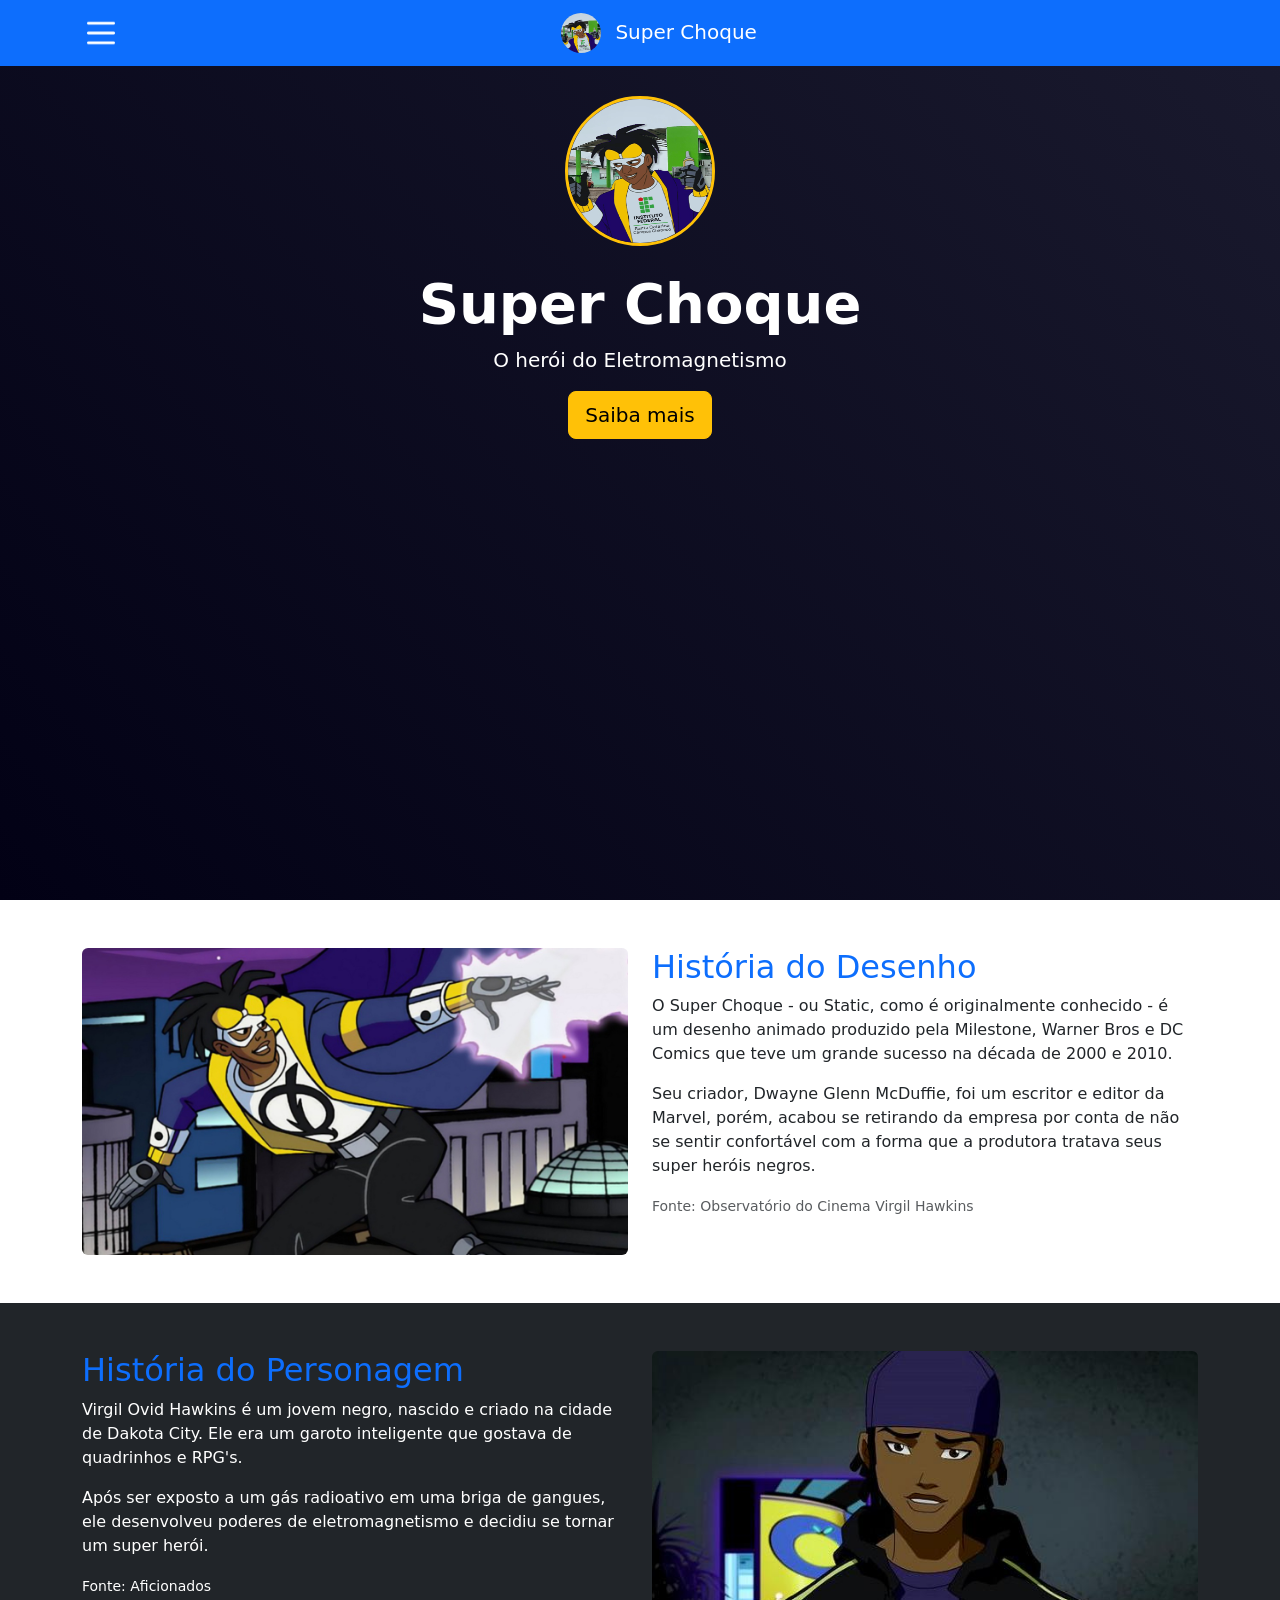
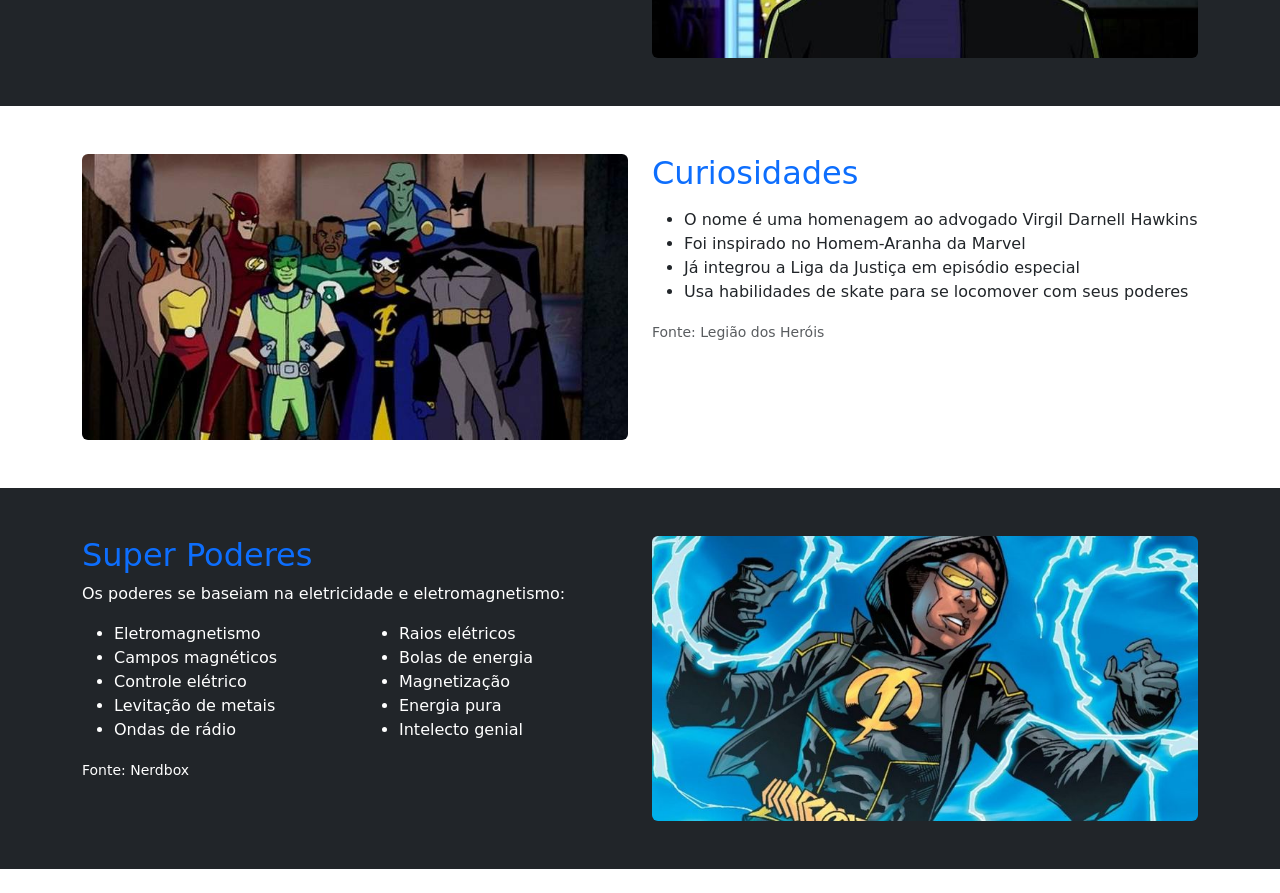
<file: site_super_shock/index.html>
<!doctype html>
<html lang="en">
  <head>
    <meta charset="utf-8">
    <meta name="viewport" content="width=device-width, initial-scale=1">
    <title>Super Choque</title>
    <link href="https://cdn.jsdelivr.net/npm/bootstrap@5.3.8/dist/css/bootstrap.min.css" rel="stylesheet" integrity="sha384-sRIl4kxILFvY47J16cr9ZwB07vP4J8+LH7qKQnuqkuIAvNWLzeN8tE5YBujZqJLB" crossorigin="anonymous">
    <link rel="stylesheet" href="style.css">
    <script src="js/menu.js"></script>
  </head>
  <body>
    <!--Menu de navegação-->
    <div id="menu-lateral" class="menu-lateral">
        <ul class="menu-itens">
            <li><a href="#inicio">Inicio</a></li>
            <li> <a href="#historia">História do desenho</a></li>
            <li><a href="#historiaa">História do personagem</a></li>
            <li><a href="#curiosidade">Curiosidade</a></li>
            <li><a href="#poderes">Super Poderes</a></li>
        </ul>
    </div>

    <nav class="navbar navbar-dark bg-primary fixed-top">
        <div class="container">
            <button class="btn-menu" onclick="showMenu()">
                <img 
                id="img-menu" 
                src="img/icon-hamburger-menu.png" 
                width="28" 
                height="28" 
                alt="menu">
            </button>


            <a class="navbar-brand mx-auto" href="#">
                <img src="img/icone_tela_principal.png" 
                width="40"
                height="40"
                alt="super choque"
                class="rounded-circle me-2"
                />
                Super Choque
            </a>
        </div>
    </nav>


    <!--Seção Principal-->
    <header id="inicio" class="hero-section text-center text-white py-5">
         <div class="container mt-5">
            <img class="hero-image rounded-circle mb-4"
            src="img/icone_tela_principal.png" alt="super choque"/>
            <h1 class="display-4 fw-bold">Super Choque</h1>
            <p class="lead">O herói do Eletromagnetismo</p>
            <a href="#" class="btn btn-warning btn-lg">Saiba mais</a>
         </div>
    </header>




    <!--História do desenho-->
    <main>
        <section id="historia" class="py-5">
            <div class="container">
                <div class="row">
                    <div class="col-6">
                        <img  class="img-fluid rounded"
                        src="img/historia.jpg" 
                        alt="hitoria super choque"/>
                        
                    </div>
                    <div class="col-6">
                        <h2 class="text-primary">História do Desenho</h2>
                        <p>O Super Choque - ou Static, como é originalmente conhecido - é um desenho animado produzido pela Milestone, Warner Bros e DC Comics que teve um grande sucesso na década de 2000 e 2010.</p>

                        <p>Seu criador, Dwayne Glenn McDuffie, foi um escritor e editor da Marvel, porém, acabou se retirando da empresa por conta de não se sentir confortável com a forma que a produtora tratava seus super heróis negros.</p>   
                        
                        <p class="text-muted"> 
                            <small>Fonte: Observatório do Cinema Virgil Hawkins</small>
                        </p>

                    </div>
                </div>
            </div>
        </section>


    <!--História do personagem-->
    <section id="historiaa"class="bg-dark text-white py-5">
        <div class="container">
            <div class="row">
                <div class="col-6">
                    <h2 class="text-primary">História do Personagem</h2>
                        <p>Virgil Ovid Hawkins é um jovem negro, nascido e criado na cidade de Dakota City. Ele era um garoto inteligente que gostava de quadrinhos e RPG's.</p>

                        <p>Após ser exposto a um gás radioativo em uma briga de gangues, ele desenvolveu poderes de eletromagnetismo e decidiu se tornar um super herói.</p>   
                        
                        <p class="text-muted "> 
                            <small class="text-white">Fonte: Aficionados</small>
                        </p>

                </div>

                <div class="col-6">
                    <img  class="img-fluid rounded"
                        src="img/historia2.jpg" 
                        alt="hitoria super choque"/>

                </div>
            </div>
        </div>
    </section>

   

    <!--Curiosidade-->
    <section  id="curiosidade" class="py-5">
        <div class="container">
            <div class="row">
                <div class="col-6">
                    <img  class="img-fluid rounded"
                        src="img/curiosidades.jpeg" 
                        alt="hitoria super choque"/>

                </div>
                <div class="col-6">
                    <h2 class="text-primary">Curiosidades</h2>
                        <p>
                            <ul>
                                <li>O nome é uma homenagem ao advogado Virgil Darnell Hawkins</li>
                                <li>Foi inspirado no Homem-Aranha da Marvel</li>
                                <li>Já integrou a Liga da Justiça em episódio especial</li>
                                <li>Usa habilidades de skate para se locomover com seus poderes</li>
                            </ul>
                        </p>   
                        
                        <p class="text-muted"> 
                            <small >Fonte: Legião dos Heróis</small> 
                        </p>
                </div>
            </div>
        </div>
    </section>




    <!--Poderes-->
    <section id="poderes" class="bg-dark text-white py-5">
        <div class="container">
            <div class="row">
                <div class="col-6">
                    <h2 class="text-primary">Super Poderes</h2>
                     <p>Os poderes se baseiam na eletricidade e eletromagnetismo:</p>

                    <div class="row">
                        <div class="col-6">
                             <ul>
                                <li>Eletromagnetismo</li>
                                <li>Campos magnéticos</li>
                                <li>Controle elétrico</li>
                                <li>Levitação de metais</li>
                                <li>Ondas de rádio</li>
                            </ul>

                        </div>
                        <div class="col-6">
                            <ul>
                                <li>Raios elétricos</li>
                                <li>Bolas de energia</li>
                                <li>Magnetização</li>
                                <li>Energia pura</li>
                                <li>Intelecto genial</li>
                            </ul>
                        </div>
                    </div>
                       
                         <p class="text-muted "> 
                            <small class="text-white">Fonte: Nerdbox</small>
                        </p>
                </div>

                <div class="col-6">
                    <img  class="img-fluid rounded"
                        src="img/super_poder.jpeg" 
                        alt="hitoria super choque"/>

                </div>
            </div>
        </div>
    </section>
    </main>
    <footer class="big-primary text-white text-center px3">
        <div class="container">
            <p class="mb-0">
                Projeto Desenvolvimento WEB 1 - Site Super Choque 
            </p>
        </div>


    </footer>
    <script src="https://cdn.jsdelivr.net/npm/bootstrap@5.3.8/dist/js/bootstrap.bundle.min.js" integrity="sha384-FKyoEForCGlyvwx9Hj09JcYn3nv7wiPVlz7YYwJrWVcXK/BmnVDxM+D2scQbITxI" crossorigin="anonymous"></script>
  </body>
</html>
</file>
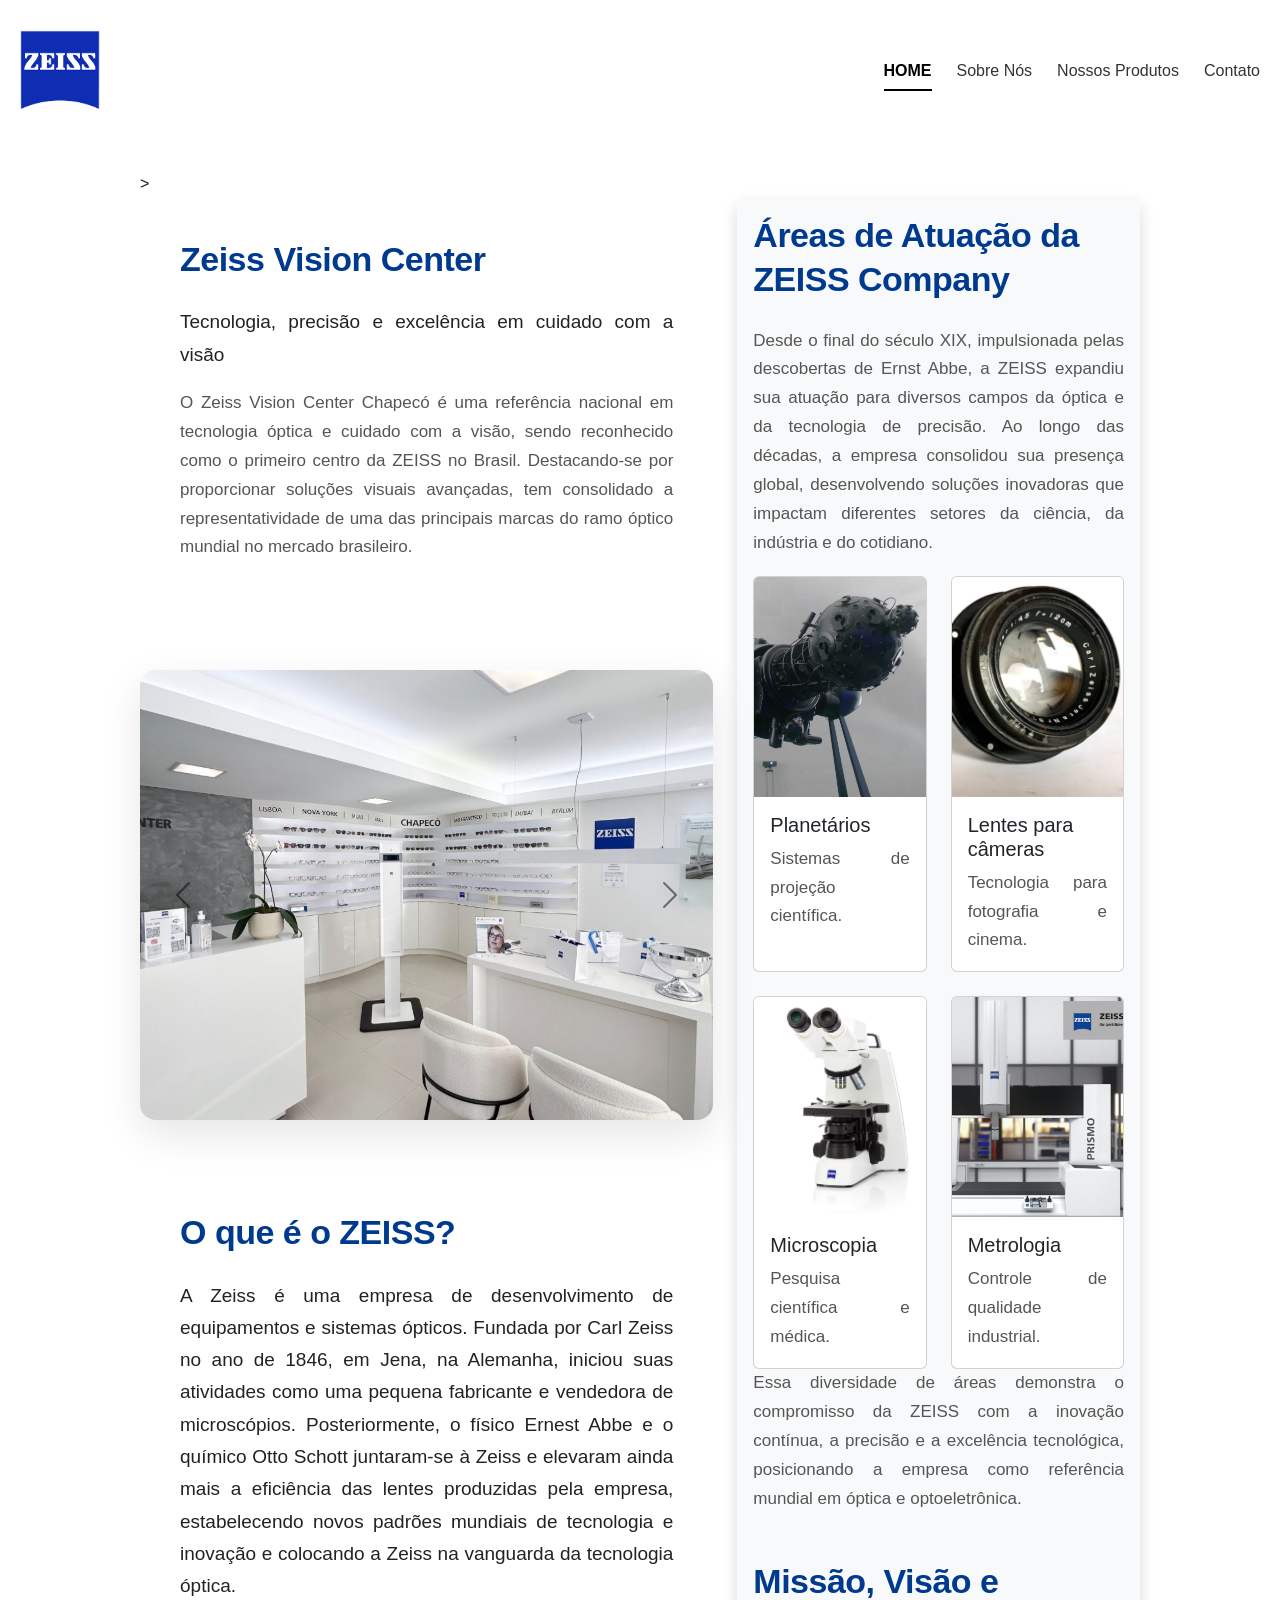
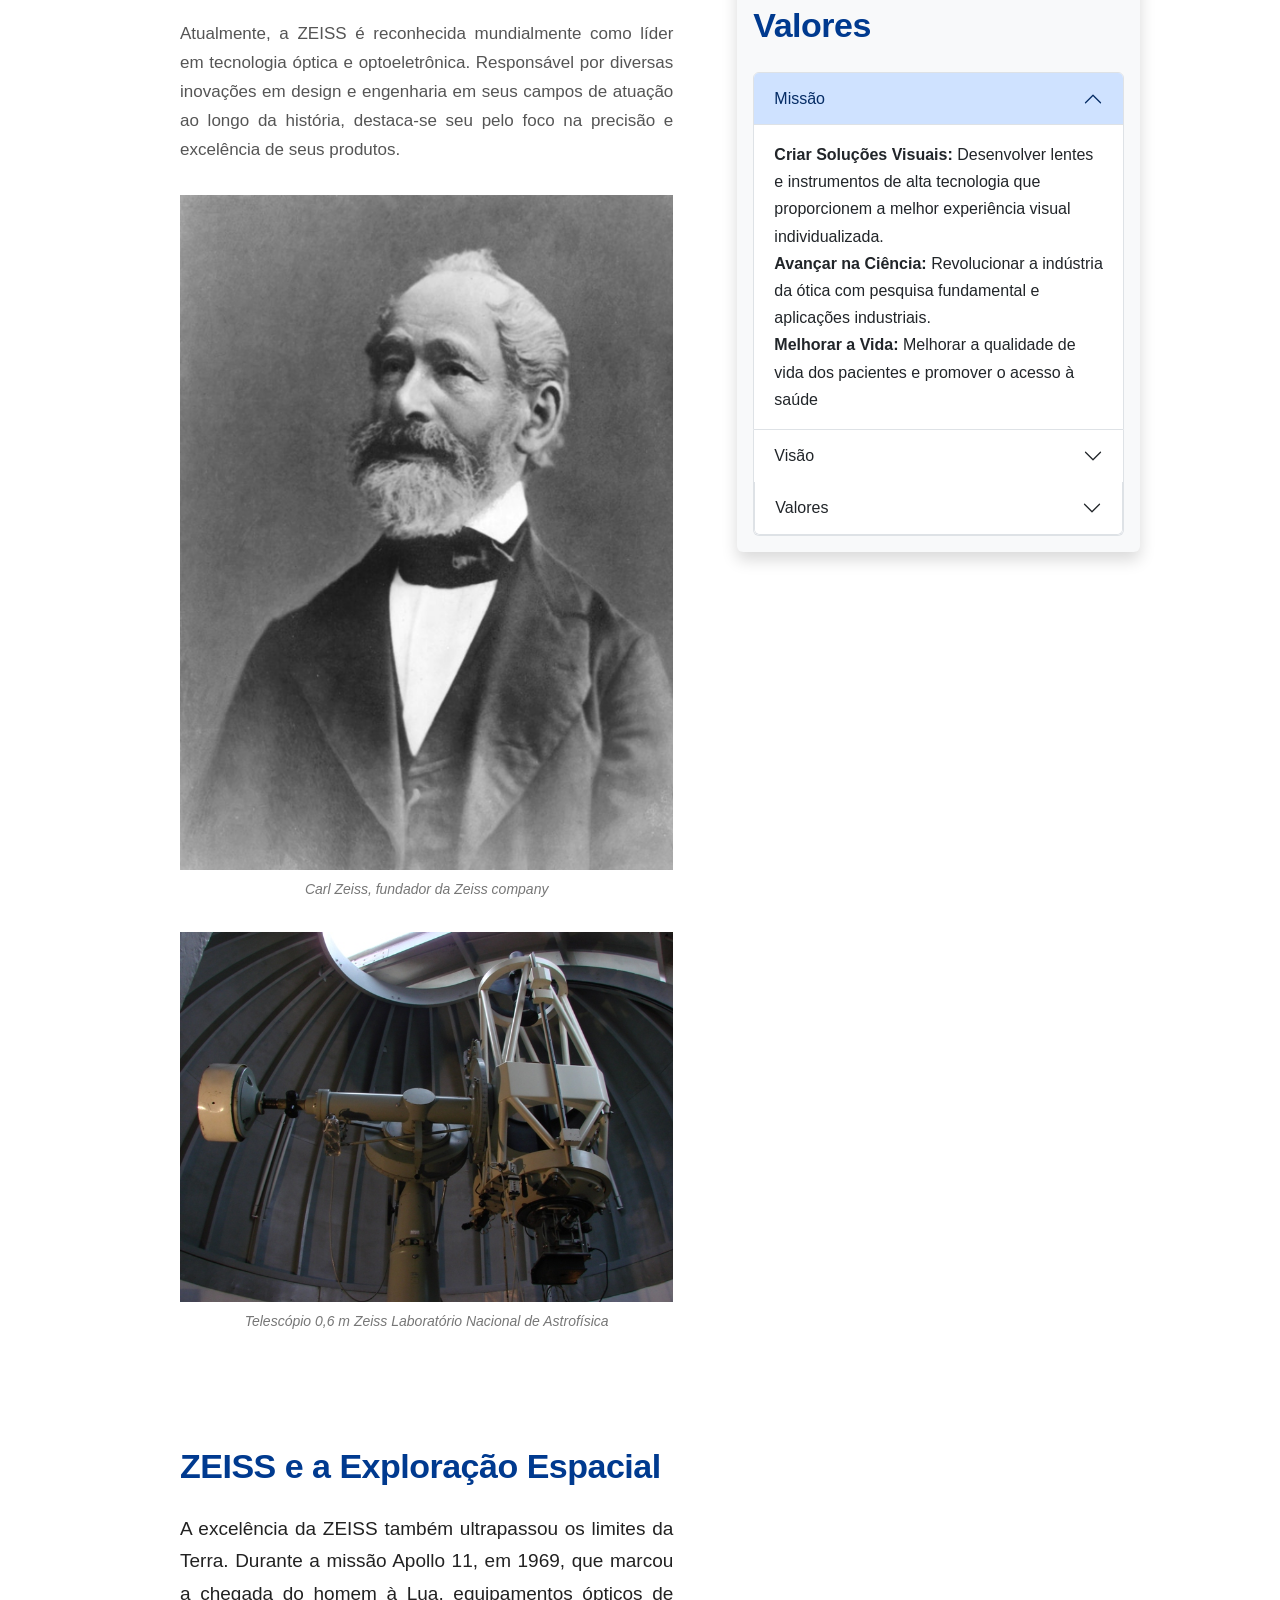
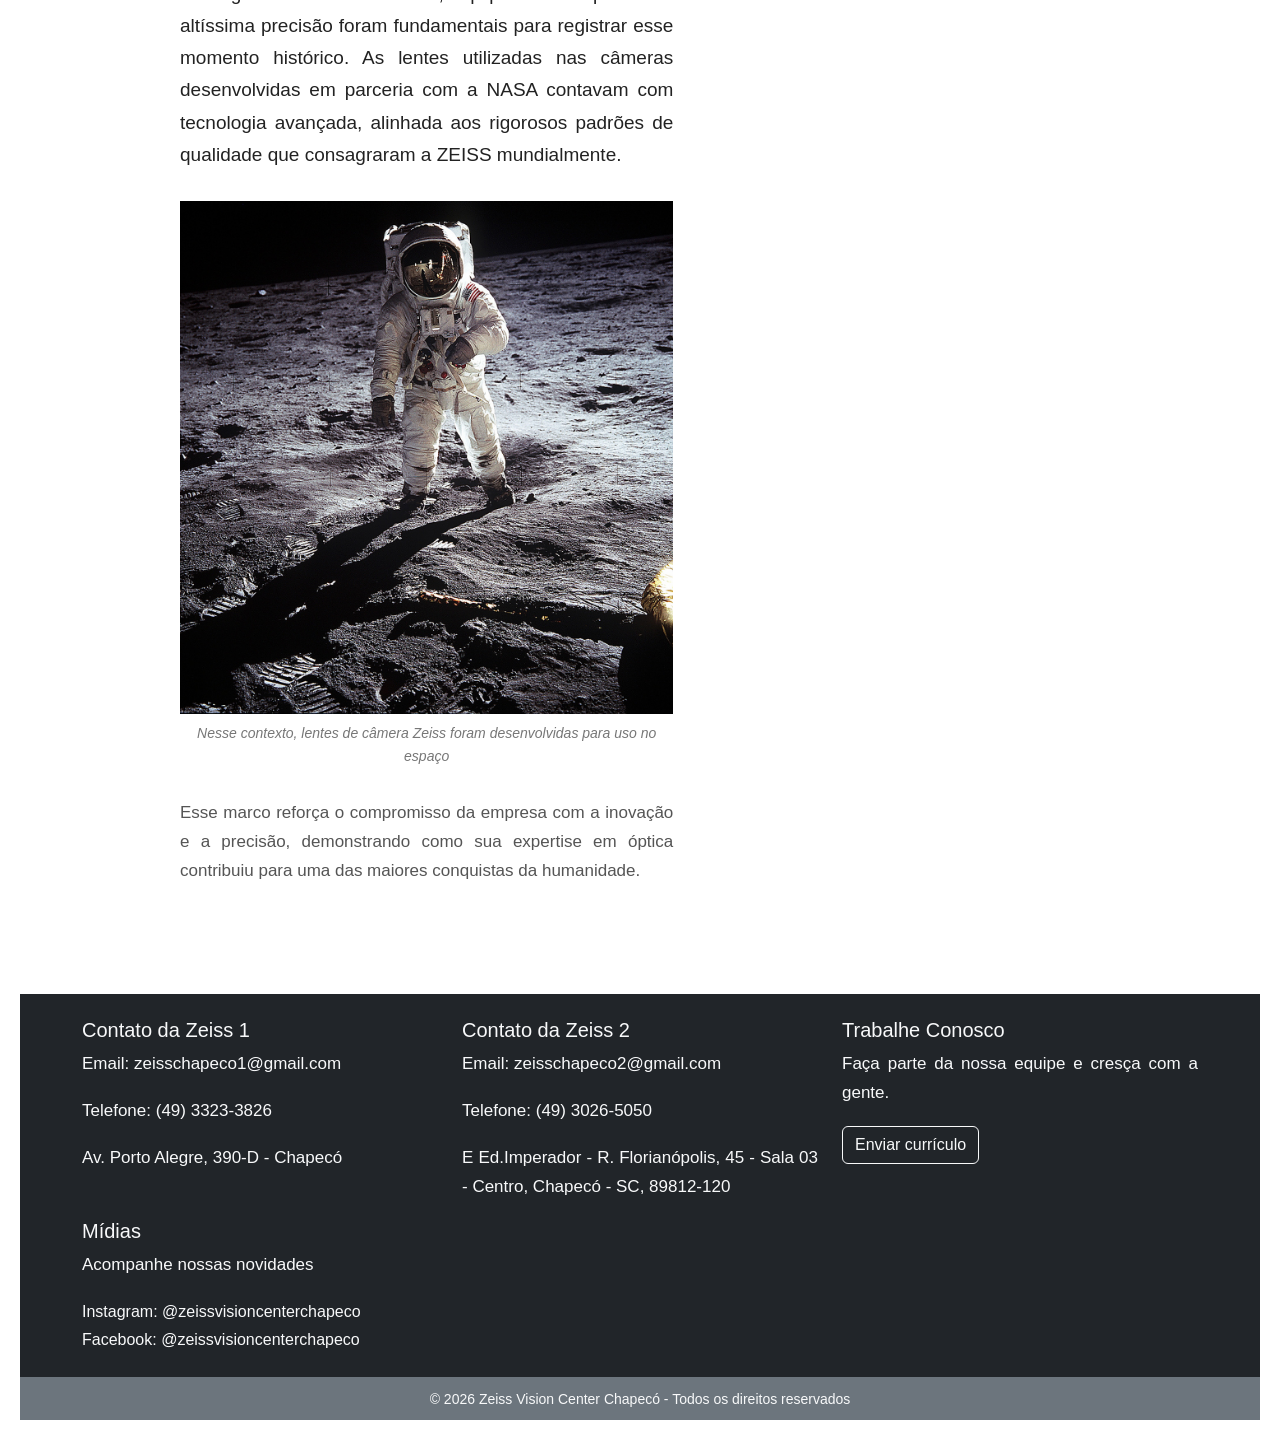
<file: site_ZEISS/index.html>
<!doctype html>
<html lang="en">
  <head>
    <meta charset="utf-8">
    <meta name="viewport" content="width=device-width, initial-scale=1">
    <title>ZEISS</title>
    <link href="https://cdn.jsdelivr.net/npm/bootstrap@5.3.8/dist/css/bootstrap.min.css" rel="stylesheet" integrity="sha384-sRIl4kxILFvY47J16cr9ZwB07vP4J8+LH7qKQnuqkuIAvNWLzeN8tE5YBujZqJLB" crossorigin="anonymous">
    <link rel="stylesheet" href="style.css">
    <script src="https://cdn.jsdelivr.net/npm/bootstrap@5.3.2/dist/js/bootstrap.bundle.min.js"></script>
   
  </head>







<!--Enio do Curriculo pos clicar no botão do curriculo -->

  <div class="modal fade" id="modalTrabalhe" tabindex="-1">
  <div class="modal-dialog modal-dialog-centered">
    <div class="modal-content">

      <!-- Cabeçalho -->
      <div class="modal-header">
        <h5 class="modal-title">Trabalhe Conosco</h5>
        <button type="button" class="btn-close" data-bs-dismiss="modal"></button>
      </div>

      <!-- Corpo -->
      <div class="modal-body">
        <form>

          <div class="mb-3">
            <label class="form-label">Nome</label>
            <input type="text" class="form-control" placeholder="Seu nome completo">
          </div>

          <div class="mb-3">
            <label class="form-label">Email</label>
            <input type="email" class="form-control" placeholder="seuemail@gmail.com">
          </div>

          <div class="mb-3">
            <label class="form-label">Telefone</label>
            <input type="tel" class="form-control" placeholder="(00) 00000-0000">
          </div>

          <div class="mb-3">
            <label class="form-label">Área de interesse</label>
            <select class="form-select">
              <option>Selecione</option>
              <option>Vendas</option>
              <option>Administrativo</option>
              <option>Técnico em Ótica</option>
            </select>
          </div>


          <div class="mb-3">
            <label class="form-label">Currículo</label>
            <input type="file" class="form-control">
          </div>

        </form>
      </div>

      <div class="modal-footer">
        <button type="button" class="btn btn-secondary" data-bs-dismiss="modal">Fechar</button>
        <button type="submit" class="btn btn-primary">Enviar</button>
      </div>

    </div>
  </div>
</div>




  <body>
    <!--Header-->
    <div class="row">
      <div class="col-xs-6 col-md-4">
         <header>
          <img 
          src="logo.png" 
          width="80"
          height="80"
          alt="">
        </header>
      </div>

 <!--Menu de navegação NAV -->
    
      <div class="col-xs-12 col-sm-6 col-md-8">
        <ul class="nav nav-underline">
          <li class="nav-item">
            <a class="nav-link active" aria-current="page" href="index.html">HOME</a>
          </li>
          <li class="nav-item">
            <a class="nav-link" href="paginas/sobre.html">Sobre Nós</a>
          </li>
          <li class="nav-item">
            <a class="nav-link" href="paginas/produtos.html">Nossos Produtos</a>
          </li>
          <li class="nav-item">
            <a class="nav-link"  href="paginas/contato.html">Contato</a>
          </li>
        </ul>
      </div>

    </div>
    <main>
      <article class="article-home">>
        <div class="row">
        
         <div class="col-xs-12 col-sm-6 col-md-7">
           <!--Sessions -->
        <section>
          <h1>Zeiss Vision Center</h1>
        <p class="lead">Tecnologia, precisão e excelência em cuidado com a visão</p>
          <p>
            O Zeiss Vision Center Chapecó é uma referência nacional em tecnologia óptica e cuidado com a visão, sendo reconhecido como o 
            primeiro centro da ZEISS no Brasil. Destacando-se por proporcionar soluções visuais avançadas, tem 
            consolidado a representatividade de uma das principais marcas do ramo óptico mundial no mercado brasileiro.
          </p>
        </section>
        <!-- bootstrapde imagem passando -->
         <div id="carouselExampleInterval" class="carousel slide" data-bs-ride="carousel">
            <div class="carousel-inner">
              <div class="carousel-item active" data-bs-interval="10000">
                <img src="imagens/WhatsApp Image 2026-03-29 at 20.49.04 (2).jpeg" class="d-block w-100" alt="...">
              </div>
              <div class="carousel-item" data-bs-interval="2000">
                <img src="imagens/WhatsApp Image 2026-03-29 at 20.49.04 (1).jpeg" class="d-block w-100" alt="...">
              </div>
              <div class="carousel-item">
                <img src="imagens/WhatsApp Image 2026-03-29 at 20.49.03.jpeg" class="d-block w-100" alt="...">
              </div>
              <div class="carousel-item">
                <img src="imagens/bbbbbbbbb.jpeg" class="d-block w-100">
              </div>
              
            </div>
            <button class="carousel-control-prev" type="button" data-bs-target="#carouselExampleInterval" data-bs-slide="prev">
              <span class="carousel-control-prev-icon" aria-hidden="true"></span>
              <span class="visually-hidden">Previous</span>
            </button>
            <button class="carousel-control-next" type="button" data-bs-target="#carouselExampleInterval" data-bs-slide="next">
              <span class="carousel-control-next-icon" aria-hidden="true"></span>
              <span class="visually-hidden">Next</span>
            </button>
          </div>
        <section>
          <h1>O que é o ZEISS?</h1>
          <p>
            A Zeiss é uma empresa de desenvolvimento de equipamentos e sistemas ópticos. Fundada por Carl Zeiss no ano de 1846, em Jena, na Alemanha,
            iniciou suas atividades como uma pequena fabricante e vendedora de microscópios. Posteriormente, o físico Ernest Abbe e o químico Otto 
            Schott juntaram-se à Zeiss e elevaram ainda mais a eficiência das lentes produzidas pela empresa, estabelecendo novos padrões
            mundiais de tecnologia e inovação e colocando a Zeiss na vanguarda da tecnologia óptica.  
          </p>
          <p>
            Atualmente, a ZEISS é reconhecida mundialmente como líder em tecnologia óptica e optoeletrônica. Responsável por diversas inovações
            em design e engenharia em seus campos de atuação ao longo da história, destaca-se seu pelo foco na precisão e excelência de seus produtos.
          </p>
          <figure>
            <img src="imagens/Carl_Zeiss.jpg" class="img-fluid destaque" alt="">
            <figcaption>Carl Zeiss, fundador da Zeiss company</figcaption>
          </figure>
          <figure>
            <img src="imagens/labtelescopio.jpg" class="img-fluid destaque" alt="">
            <figcaption>Telescópio 0,6 m Zeiss   Laboratório Nacional de Astrofísica</figcaption>
          </figure>
        </section>

        <section>
          <h1>ZEISS e a Exploração Espacial</h1>
          <p>
            A excelência da ZEISS também ultrapassou os limites da Terra. Durante a missão Apollo 11, em 1969, que marcou a chegada do homem à Lua, 
            equipamentos ópticos de altíssima precisão foram fundamentais para registrar esse momento histórico. As lentes utilizadas nas câmeras 
            desenvolvidas em parceria com a NASA contavam com tecnologia avançada, alinhada aos rigorosos padrões de qualidade que consagraram a 
            ZEISS mundialmente.
          </p>
          <figure>
            <img src="imagens/lua.jpg" class="img-fluid destaque" alt="">
            <figcaption>Nesse contexto, lentes de câmera Zeiss foram desenvolvidas para uso no espaço</figcaption>
          </figure>
          <p>
            Esse marco reforça o compromisso da empresa com a inovação e a precisão, demonstrando como sua expertise em óptica contribuiu 
            para uma das maiores conquistas da humanidade.
          </p>
        </section>

        
       </div>


        <div class="col-xs-6 col-md-5">
          <!--Aside-->
          <aside class="bg-light p-3 rounded shadow">
             <h1>Áreas de Atuação da ZEISS Company</h1>
          <p>
            Desde o final do século XIX, impulsionada pelas descobertas de Ernst Abbe, a ZEISS expandiu sua atuação para diversos campos da óptica e da tecnologia de precisão. Ao longo das décadas, a empresa consolidou sua presença global, desenvolvendo soluções inovadoras que impactam diferentes setores da ciência, da indústria e do cotidiano.
          </p>
          <div class="row g-4">

            <div class="col-md-6">
              <div class="card h-100">
                <img src="imagens/planetarioZeiss.jpg" class="card-img-top" alt="">
                <div class="card-body">
                  <h5 class="card-title">Planetários</h5>
                  <p class="card-text">Sistemas de projeção científica.</p>
                </div>
              </div>
            </div>

            <div class="col-md-6">
              <div class="card h-100">
                <img src="imagens/lenteCamera.png" class="card-img-top" alt="">
                <div class="card-body">
                  <h5 class="card-title">Lentes para câmeras</h5>
                  <p class="card-text">Tecnologia para fotografia e cinema.</p>
                </div>
              </div>
            </div>

            <!-- próxima linha -->

            <div class="col-md-6">
              <div class="card h-100">
                <img src="imagens/microscopio.jpg" class="card-img-top" alt="">
                <div class="card-body">
                  <h5 class="card-title">Microscopia</h5>
                  <p class="card-text">Pesquisa científica e médica.</p>
                </div>
              </div>
            </div>

            <div class="col-md-6">
              <div class="card h-100">
                <img src="imagens/metrologiaZEISS.jpg" class="card-img-top" alt="">
                <div class="card-body">
                  <h5 class="card-title">Metrologia</h5>
                  <p class="card-text">Controle de qualidade industrial.</p>
                </div>
              </div>
            </div>

          </div>
           <p>
            Essa diversidade de áreas demonstra o compromisso da ZEISS com a inovação contínua, a precisão e a excelência tecnológica, 
            posicionando a empresa como referência mundial em óptica e optoeletrônica.
          </p>

          <br>

          <h1>Missão, Visão e Valores</h1>

          <div class="accordion">
            <div class="accordion-item">
              <h2 class="accordion-header">
                <button class="accordion-button" type="button" data-bs-toggle="collapse" data-bs-target="#collapseOne" aria-expanded="true" aria-controls="collapseOne">
                  Missão
                </button>
              </h2>
              <div id="collapseOne" class="accordion-collapse collapse show" data-bs-parent="#accordionExample">
                <div class="accordion-body">
                  <strong>Criar Soluções Visuais:</strong> Desenvolver lentes e instrumentos de alta tecnologia que proporcionem a melhor experiência visual individualizada.
                  <br>
                  <strong>Avançar na Ciência:</strong> Revolucionar a indústria da ótica com pesquisa fundamental e aplicações industriais.
                  <br>
                  <strong>Melhorar a Vida:</strong> Melhorar a qualidade de vida dos pacientes e promover o acesso à saúde
                </div>
              </div>
            </div>
            <div class="accordion-item">
              <h2 class="accordion-header">
                <button class="accordion-button collapsed" type="button" data-bs-toggle="collapse" data-bs-target="#collapseTwo" aria-expanded="false" aria-controls="collapseTwo">
                  Visão
                </button>
              </h2>
              <div id="collapseTwo" class="accordion-collapse collapse" data-bs-parent="#accordionExample">
                <div class="accordion-body">
                <strong>Liderança e Inovação:</strong> Ser a referência em soluções de alta tecnologia que moldam mercados, com foco em software e métodos ágeis.
                <br>
                <strong>Parceria de Sucesso:</strong> Construir parcerias de longo prazo, baseando o desenvolvimento de produtos nas necessidades reais dos clientes.
              </div>
            </div>
            <div class="accordion-item">
              <h2 class="accordion-header">
                <button class="accordion-button collapsed" type="button" data-bs-toggle="collapse" data-bs-target="#collapseThree" aria-expanded="false" aria-controls="collapseThree">
                  Valores
                </button>
              </h2>
              <div id="collapseThree" class="accordion-collapse collapse" data-bs-parent="#accordionExample">
                <div class="accordion-body">
                <strong>Sustentabilidade:</strong> Compromisso com a redução de emissões (meta de neutralidade até 2024/25) e utilização de energia verde.
                <br>
                <strong>Inovação e Curiosidade:</strong> Foco em superar convenções e oferecer produtos de alta tecnologia (ex: ZEISS DriveSafe, i.Profilerplus).
                <br>
                <strong>Qualidade e Personalização:</strong> Reconhecer que "ninguém vê como você", focando em soluções personalizadas e conforto visual ideal.  
                </div>
              </div>
            </div>
          </div>
          </aside>
        </div>
       </div>
      </article>  
    </main>
   
    
    <!--Footer -->
     <footer class="bg-dark text-light mt-5">
      <div class="container py-4">
        <div class="row">

          

          <!-- Contatos -->
          <div class="col-md-4">
            <h5>Contato da Zeiss 1</h5>
            <p class="text-light">Email: zeisschapeco1@gmail.com</p>
            <p class="text-light">Telefone: (49) 3323-3826</p>
            <p class="text-light">Av. Porto Alegre, 390-D - Chapecó</p>
          </div>


          <div class="col-md-4">
            <h5>Contato da Zeiss 2</h5>
            <p class="text-light">Email: zeisschapeco2@gmail.com</p>
            <p class="text-light">Telefone: (49) 3026-5050</p>
            <p class="text-light">E Ed.Imperador - R. Florianópolis, 45 - Sala 03 - Centro, Chapecó - SC, 89812-120</p>
          </div>

          <!-- Trabalhe Conosco -->
          <div class="col-md-4">
            <h5>Trabalhe Conosco</h5>
            <p class="text-light">Faça parte da nossa equipe e cresça com a gente.</p>

            <nav>
              <button type="button" class="btn btn-outline-light" data-bs-toggle="modal" data-bs-target="#modalTrabalhe">
                Enviar currículo
              </button>
            </nav>
          </div>

          <!-- Instagram -->
          <div class="col-md-4">
            <h5>Mídias</h5>
            <p class="text-light">Acompanhe nossas novidades</p>
            <nav>
              <a href="https://www.instagram.com/zeissvisioncenter_chapeco/" 
                class="text-light d-block text-decoration-none" 
                target="_blank">
                Instagram: @zeissvisioncenterchapeco
              </a>
            </nav>
             <nav>
              <a href="https://www.facebook.com/zeissvisioncenter.Chapeco/" 
                class="text-light d-block text-decoration-none" 
                target="_blank">
                Facebook: @zeissvisioncenterchapeco
              </a>
            </nav>
          </div>

        </div>
      </div>

  <div class="bg-secondary text-center py-2">
    <small>© 2026 Zeiss Vision Center Chapecó - Todos os direitos reservados</small>
  </div>
</footer>

    
  </body>
  </html>
</file>
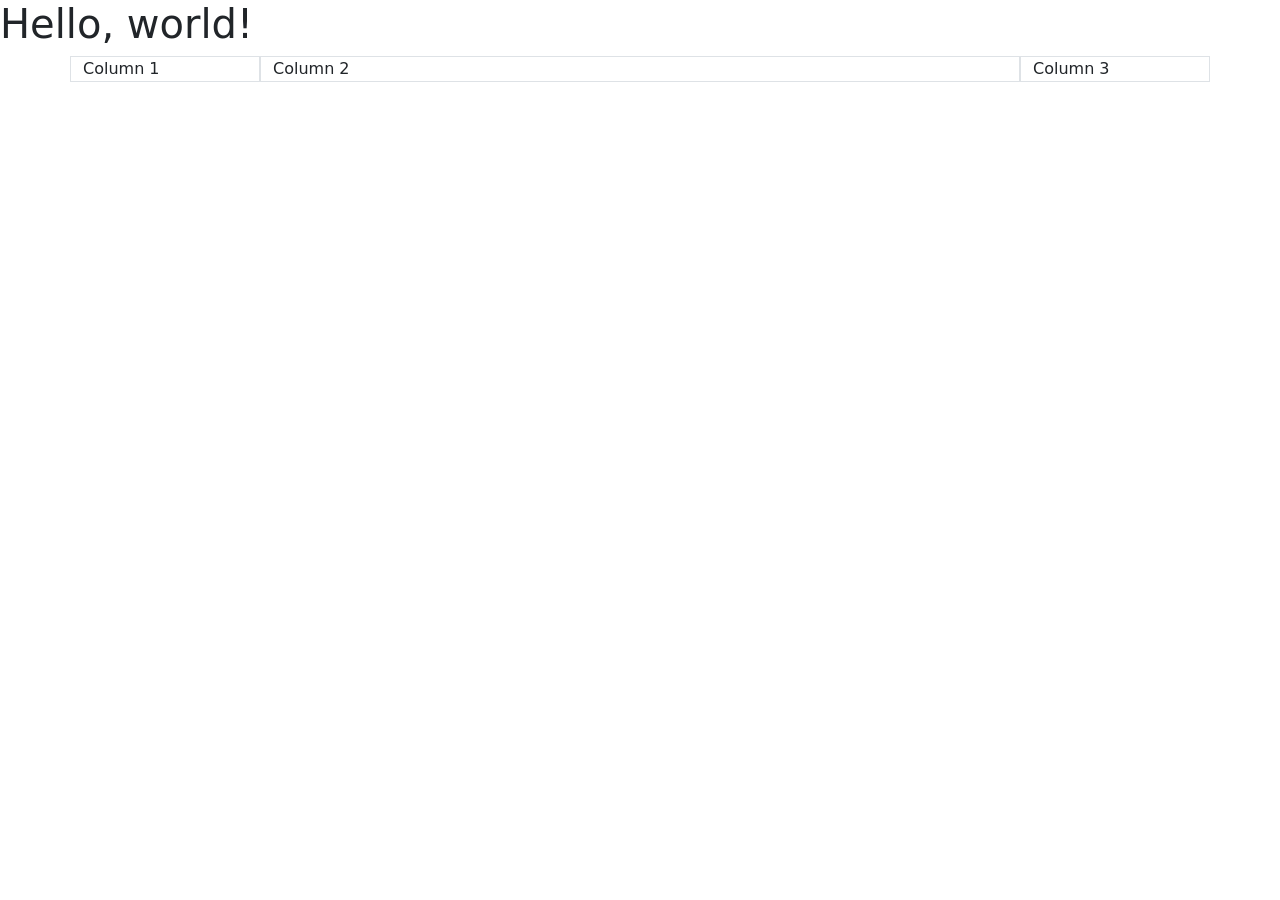
<file: bootstrap/index2.html>
<!doctype html>
<html lang="en">
  <head>
    <meta charset="utf-8">
    <meta name="viewport" content="width=device-width, initial-scale=1">
    <title>Bootstrap demo</title>
    <link href="https://cdn.jsdelivr.net/npm/bootstrap@5.3.8/dist/css/bootstrap.min.css" rel="stylesheet" integrity="sha384-sRIl4kxILFvY47J16cr9ZwB07vP4J8+LH7qKQnuqkuIAvNWLzeN8tE5YBujZqJLB" crossorigin="anonymous">
  </head>
  <body>
    <h1>Hello, world!</h1>

    <div class="container">
        <div class="row">
            <div class="col border">Column 1</div>
            <div class="col-8 border">Column 2</div>
            <div class="col border">Column 3</div>
        </div>
    </div> 
    <div class="row">
    <script src="https://cdn.jsdelivr.net/npm/bootstrap@5.3.8/dist/js/bootstrap.bundle.min.js" integrity="sha384-FKyoEForCGlyvwx9Hj09JcYn3nv7wiPVlz7YYwJrWVcXK/BmnVDxM+D2scQbITxI" crossorigin="anonymous"></script>
  
  
  
  
  
    </html>
  </body>
</file>
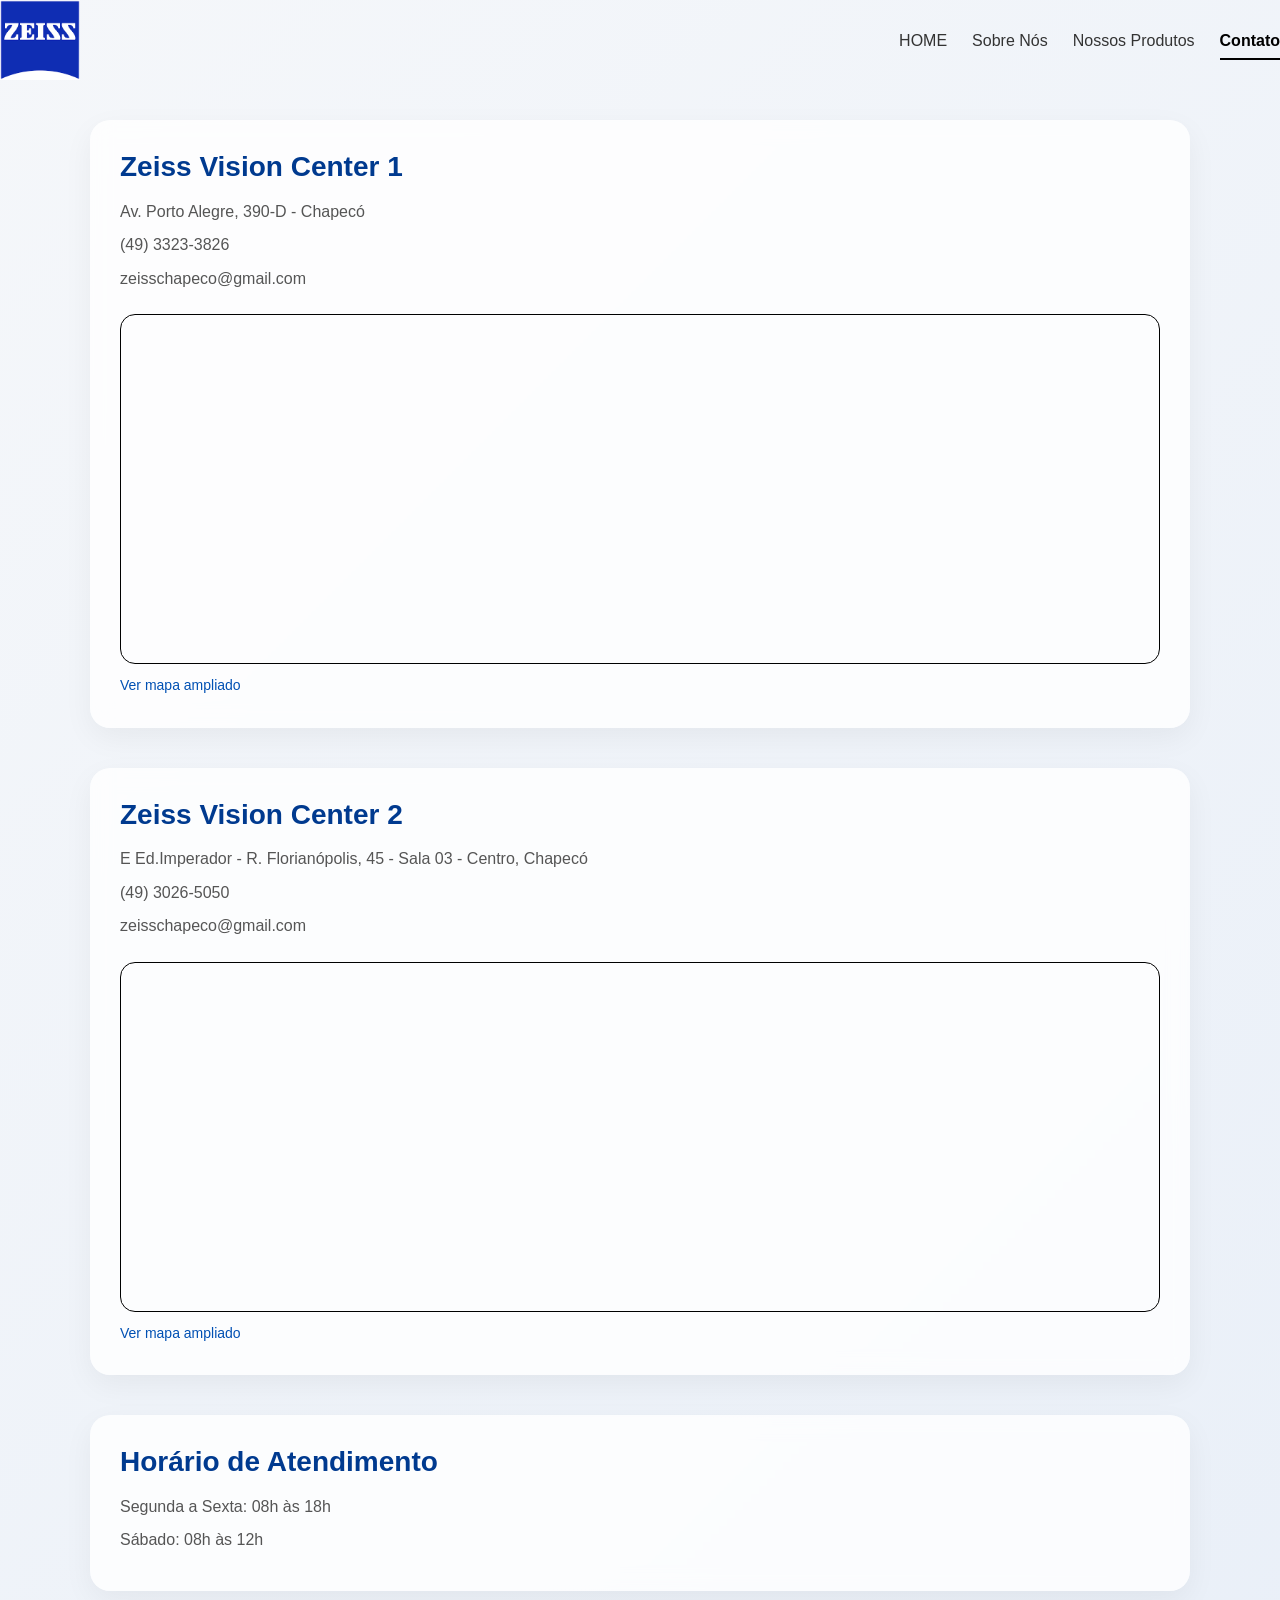
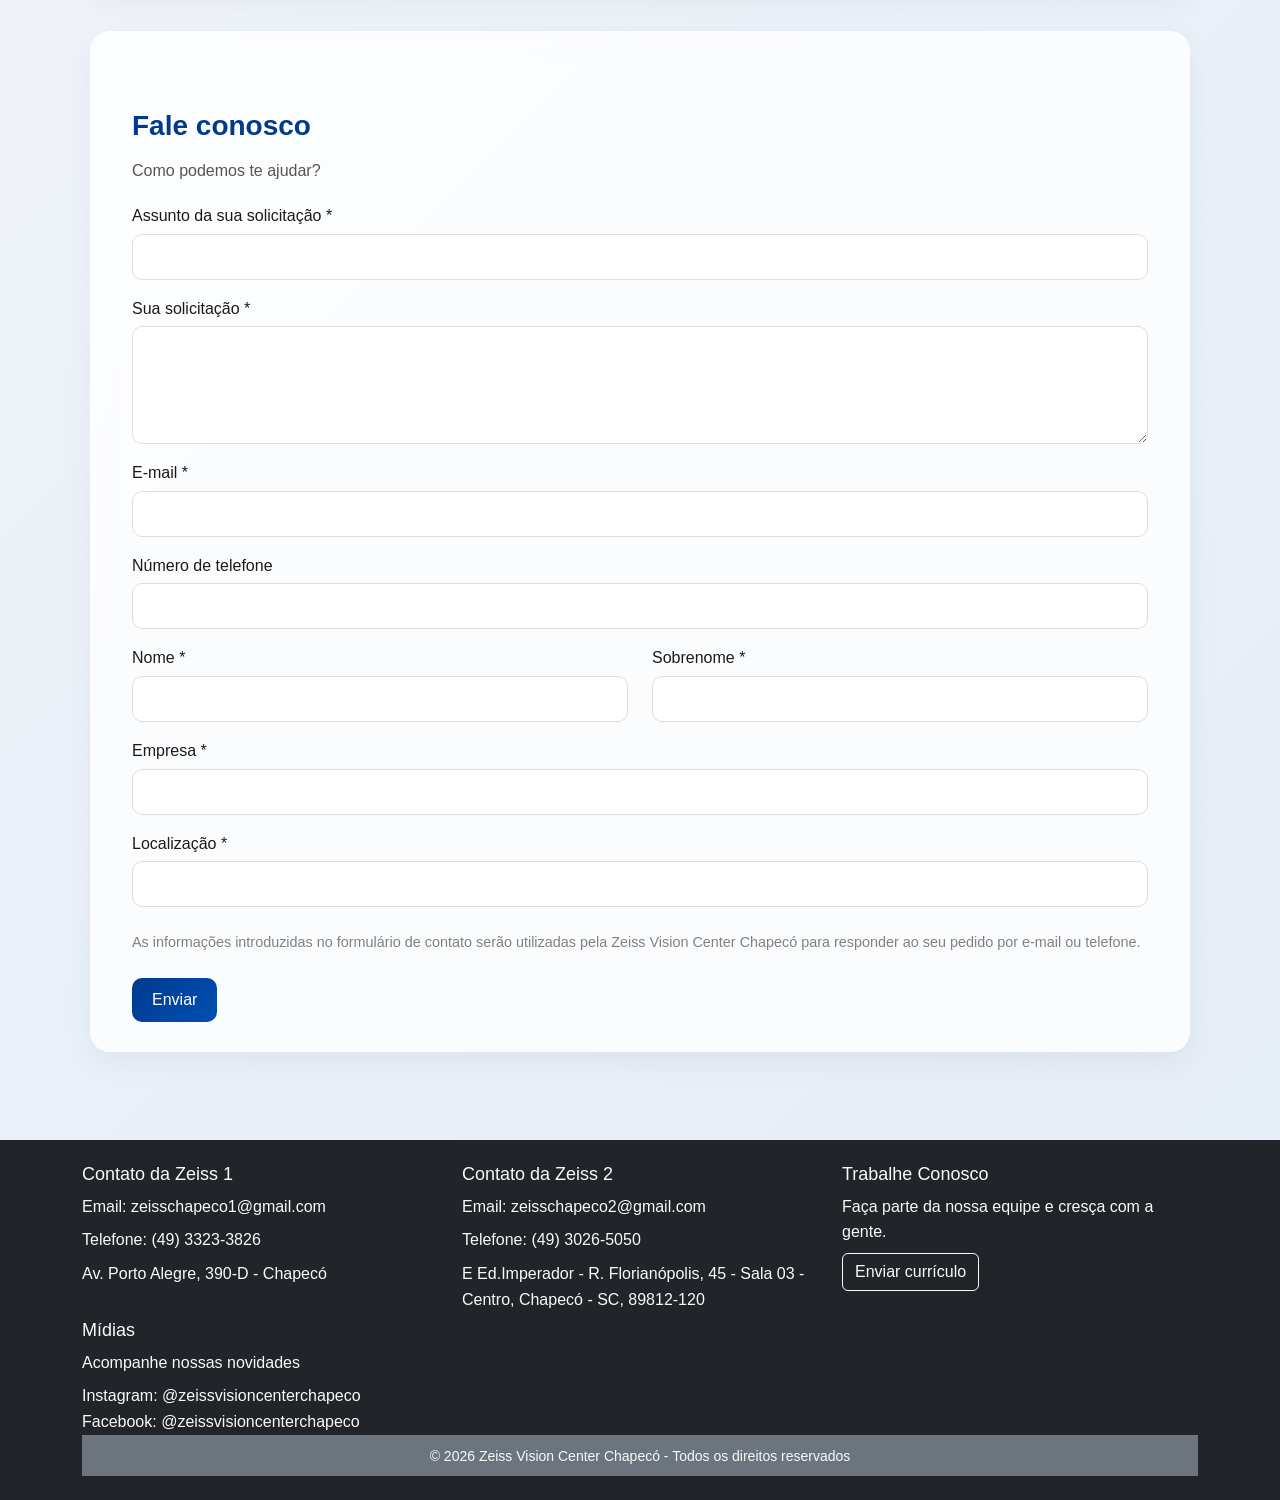
<file: site_ZEISS/paginas/contato.html>
<!doctype html>
<html lang="en">
  <head>
    <meta charset="utf-8">
    <meta name="viewport" content="width=device-width, initial-scale=1">
    <title>ZEISS</title>
    <link href="https://cdn.jsdelivr.net/npm/bootstrap@5.3.8/dist/css/bootstrap.min.css" rel="stylesheet" integrity="sha384-sRIl4kxILFvY47J16cr9ZwB07vP4J8+LH7qKQnuqkuIAvNWLzeN8tE5YBujZqJLB" crossorigin="anonymous">
    <script src="https://cdn.jsdelivr.net/npm/bootstrap@5.3.2/dist/js/bootstrap.bundle.min.js"></script>
    <link rel="stylesheet" href="../stylecontato.css">
    
  </head>


<!--Enio do Curriculo pos clicar no botão do curriculo -->

  <div class="modal fade" id="modalTrabalhe" tabindex="-1">
  <div class="modal-dialog modal-dialog-centered">
    <div class="modal-content">

      <!-- Cabeçalho -->
      <div class="modal-header">
        <h5 class="modal-title">Trabalhe Conosco</h5>
        <button type="button" class="btn-close" data-bs-dismiss="modal"></button>
      </div>

      <!-- Corpo -->
      <div class="modal-body">
        <form>

          <div class="mb-3">
            <label class="form-label">Nome</label>
            <input type="text" class="form-control" placeholder="Seu nome completo">
          </div>

          <div class="mb-3">
            <label class="form-label">Email</label>
            <input type="email" class="form-control" placeholder="seuemail@gmail.com">
          </div>

          <div class="mb-3">
            <label class="form-label">Telefone</label>
            <input type="tel" class="form-control" placeholder="(00) 00000-0000">
          </div>

          <div class="mb-3">
            <label class="form-label">Área de interesse</label>
            <select class="form-select">
              <option>Selecione</option>
              <option>Vendas</option>
              <option>Administrativo</option>
              <option>Técnico em Ótica</option>
            </select>
          </div>


          <div class="mb-3">
            <label class="form-label">Currículo</label>
            <input type="file" class="form-control">
          </div>

        </form>
      </div>

      <div class="modal-footer">
        <button type="button" class="btn btn-secondary" data-bs-dismiss="modal">Fechar</button>
        <button type="submit" class="btn btn-primary">Enviar</button>
      </div>

    </div>
  </div>
</div>





  <body>
    <!--Header-->
    <div class="row">
      <div class="col-xs-6 col-md-4">
         <header>
          <img 
          src="../logo.png"
          width="80"
          height="80"
          alt="">
        </header>
      </div>

 <!--Menu de navegação NAV -->

 
    
    <div class="col-xs-12 col-sm-6 col-md-8">
      <ul class="nav nav-underline">
        <li class="nav-item">
          <a class="nav-link" href="../index.html">HOME</a>
        </li>
        <li class="nav-item">
          <a class="nav-link" href="sobre.html">Sobre Nós</a>
        </li>
        <li class="nav-item">
          <a class="nav-link" href="produtos.html">Nossos Produtos</a>
        </li>
        <li class="nav-item">
          <a class="nav-link active" aria-current="page" href="contato.html">Contato</a>
        </li>
      </ul>
    </div>


    <main>
      <article>
        <section>
          <h2>Zeiss Vision Center 1 </h2>
          <p>Av. Porto Alegre, 390-D - Chapecó</p>
          <p>(49) 3323-3826</p>
          <p>zeisschapeco@gmail.com</p>
          <iframe width="425" height="350" src="https://www.openstreetmap.org/export/embed.html?bbox=-52.62093365192414%2C-27.103404649172855%2C-52.61595547199249%2C-27.10033407090444&amp;layer=mapnik&amp;marker=-27.10186937056554%2C-52.61844456195831" style="border: 1px solid black"></iframe><br/><small><a href="https://www.openstreetmap.org/?mlat=-27.101869&amp;mlon=-52.618445#map=18/-27.101869/-52.618445">Ver mapa ampliado</a></small>
        </section>

        <section>
          <h2>Zeiss Vision Center 2 </h2>
          <p>E Ed.Imperador - R. Florianópolis, 45 - Sala 03 - Centro, Chapecó</p>
          <p>(49) 3026-5050</p>
          <p>zeisschapeco@gmail.com</p>
          <iframe width="425" height="350" src="https://www.openstreetmap.org/export/embed.html?bbox=-52.61476993560792%2C-27.11158307292655%2C-52.60979175567628%2C-27.108512718997744&amp;layer=mapnik&amp;marker=-27.1100479064912%2C-52.61228084564209" style="border: 1px solid black"></iframe><br/><small><a href="https://www.openstreetmap.org/?mlat=-27.110048&amp;mlon=-52.612281#map=18/-27.110048/-52.612281">Ver mapa ampliado</a></small>
        </section>


        <section>
          <h2>Horário de Atendimento</h2>
          <p>Segunda a Sexta: 08h às 18h</p>
          <p>Sábado: 08h às 12h</p>
        </section>
        <section>
          
      <div class="container mt-5">
          <h2>Fale conosco</h2>
          <p>Como podemos te ajudar?</p>

          <form>

            <div class="mb-3">
              <label class="form-label">Assunto da sua solicitação *</label>
              <input type="text" class="form-control" required>
            </div>

            <div class="mb-3">
              <label class="form-label">Sua solicitação *</label>
              <textarea class="form-control" rows="4" required></textarea>
            </div>

            <div class="mb-3">
              <label class="form-label">E-mail *</label>
              <input type="email" class="form-control" required>
            </div>

            <div class="mb-3">
              <label class="form-label">Número de telefone</label>
              <input type="tel" class="form-control">
            </div>

            <div class="row">
              <div class="col-md-6 mb-3">
                <label class="form-label">Nome *</label>
                <input type="text" class="form-control" required>
              </div>

              <div class="col-md-6 mb-3">
                <label class="form-label">Sobrenome *</label>
                <input type="text" class="form-control" required>
              </div>
            </div>

            <div class="mb-3">
              <label class="form-label">Empresa *</label>
              <input type="text" class="form-control" required>
            </div>

            <div class="mb-4">
              <label class="form-label">Localização *</label>
              <input type="text" class="form-control" required>
            </div>

            <p style="font-size: 0.9rem; color: gray;">
              As informações introduzidas no formulário de contato serão utilizadas pela Zeiss Vision Center Chapecó para responder ao seu pedido por e-mail ou telefone.
            </p>

            <button type="submit" class="btn btn-primary mt-3">Enviar</button>

          </form>
        </div>
        </section>
      </article>
    </main>
     <!--
 <p> Verifique qual a melhor lente para vc </p>
     <form id="formReceita">
          <h4>Olho Direito (OD)</h4>
          <input type="number" step="0.25" placeholder="Esférico" id="od_esf" class="form-control mb-2">
          <input type="number" step="0.25" placeholder="Cilíndrico" id="od_cil" class="form-control mb-2">
          <input type="number" placeholder="Eixo" id="od_axis" class="form-control mb-2">

          <h4>Olho Esquerdo (OE)</h4>
          <input type="number" step="0.25" placeholder="Esférico" id="oe_esf" class="form-control mb-2">
          <input type="number" step="0.25" placeholder="Cilíndrico" id="oe_cil" class="form-control mb-2">
          <input type="number" placeholder="Eixo" id="oe_axis" class="form-control mb-2">

          <h4>Adição (para perto)</h4>
          <input type="number" step="0.25" placeholder="ADD" id="add" class="form-control mb-3">

          <button type="button" class="btn btn-primary" onclick="analisarReceita()">Analisar</button>
        </form>

        <div id="resultado" class="mt-4"></div>
--> 



         <!--Footer -->
      <footer class="bg-dark text-light mt-5">
      <div class="container py-4">
        <div class="row">

          

          <!-- Contatos -->
         <div class="col-md-4">
            <h5>Contato da Zeiss 1</h5>
            <p class="text-light">Email: zeisschapeco1@gmail.com</p>
            <p class="text-light">Telefone: (49) 3323-3826</p>
            <p class="text-light">Av. Porto Alegre, 390-D - Chapecó</p>
          </div>


          <div class="col-md-4">
            <h5>Contato da Zeiss 2</h5>
            <p class="text-light">Email: zeisschapeco2@gmail.com</p>
            <p class="text-light">Telefone: (49) 3026-5050</p>
            <p class="text-light">E Ed.Imperador - R. Florianópolis, 45 - Sala 03 - Centro, Chapecó - SC, 89812-120</p>
          </div>

          <!-- Trabalhe Conosco -->
          <div class="col-md-4">
            <h5>Trabalhe Conosco</h5>
            <p class="text-light">Faça parte da nossa equipe e cresça com a gente.</p>

            <nav>
              <button type="button" class="btn btn-outline-light" data-bs-toggle="modal" data-bs-target="#modalTrabalhe">
                Enviar currículo
              </button>
            </nav>
          </div>

          <!-- Instagram -->
          <div class="col-md-4">
            <h5>Mídias</h5>
            <p class="text-light">Acompanhe nossas novidades</p>
            <nav>
              <a href="https://www.instagram.com/zeissvisioncenter_chapeco/" 
                class="text-light d-block text-decoration-none" 
                target="_blank">
                Instagram: @zeissvisioncenterchapeco
              </a>
            </nav>
             <nav>
              <a href="https://www.facebook.com/zeissvisioncenter.Chapeco/" 
                class="text-light d-block text-decoration-none" 
                target="_blank">
                Facebook: @zeissvisioncenterchapeco
              </a>
            </nav>

        </div>
      </div>

  <div class="bg-secondary text-center py-2">
    <small>© 2026 Zeiss Vision Center Chapecó - Todos os direitos reservados</small>
  </div>
</footer>


</body>
</html>
</file>
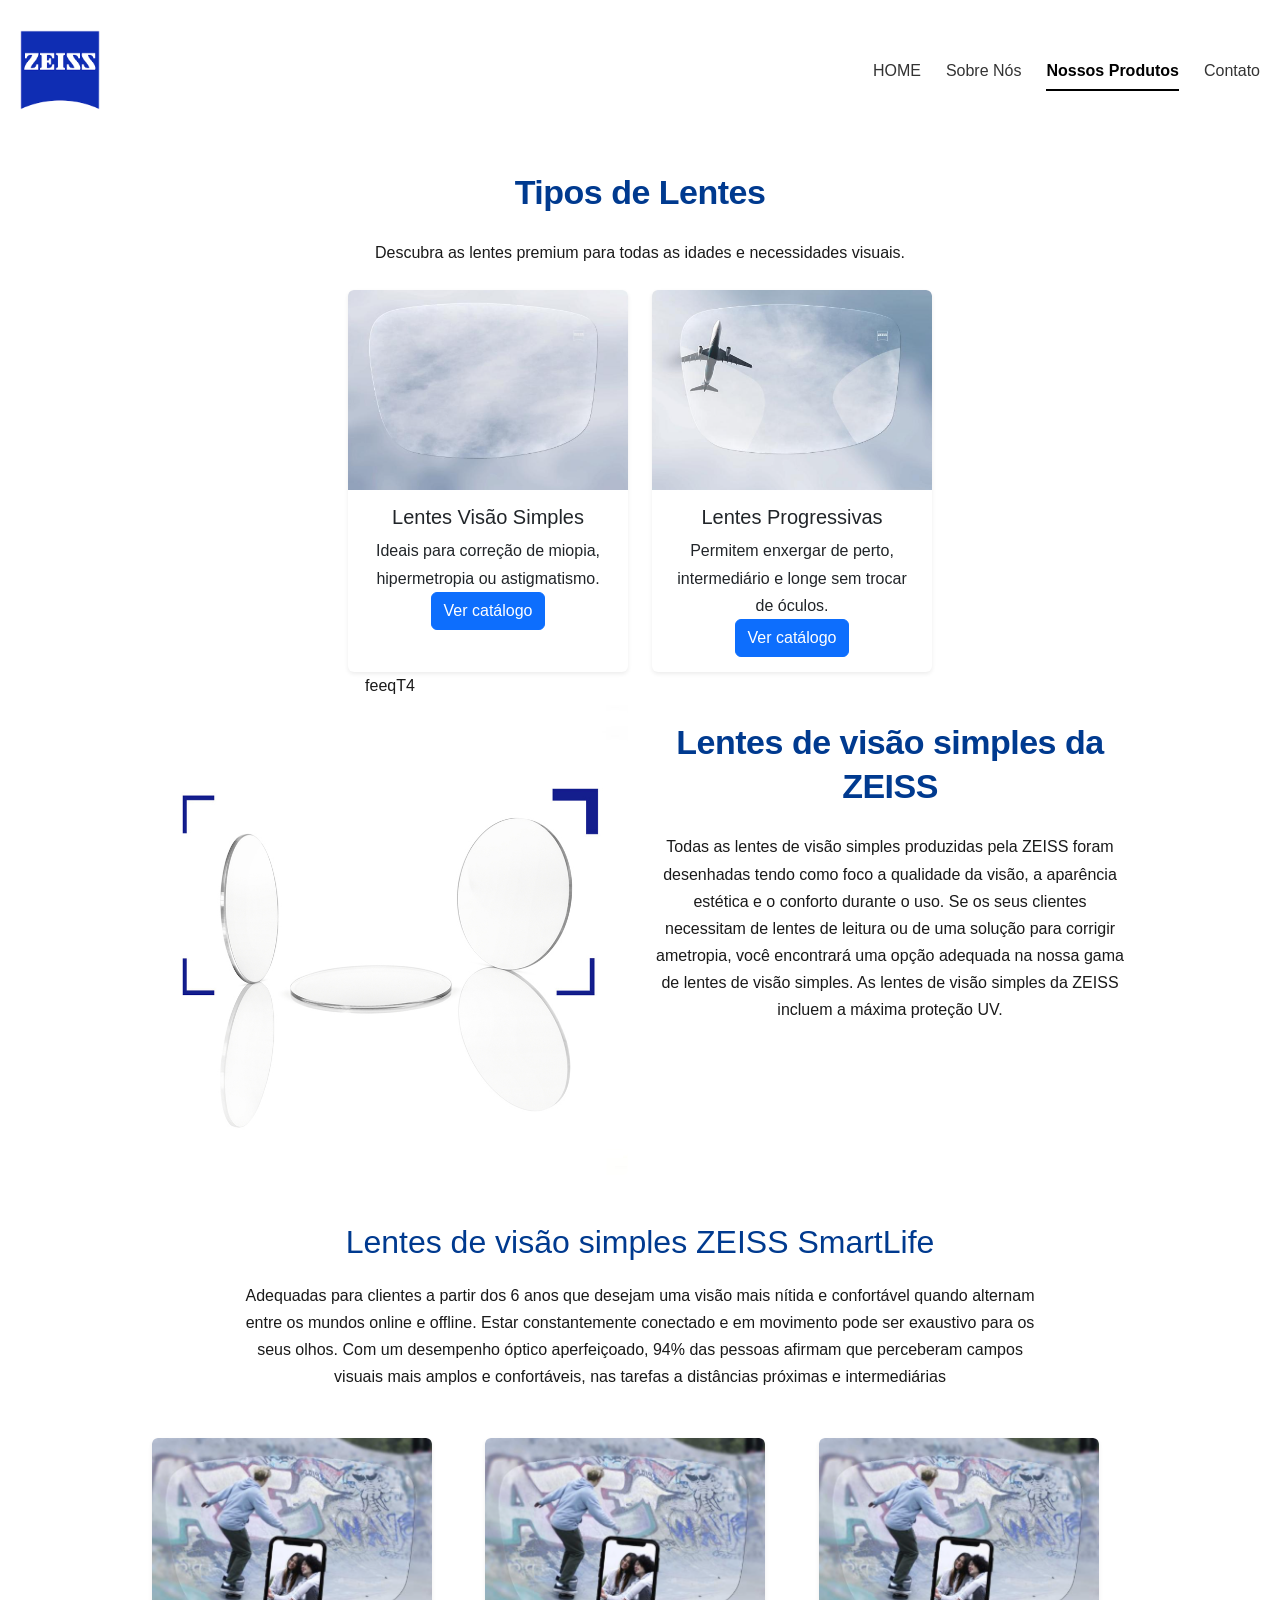
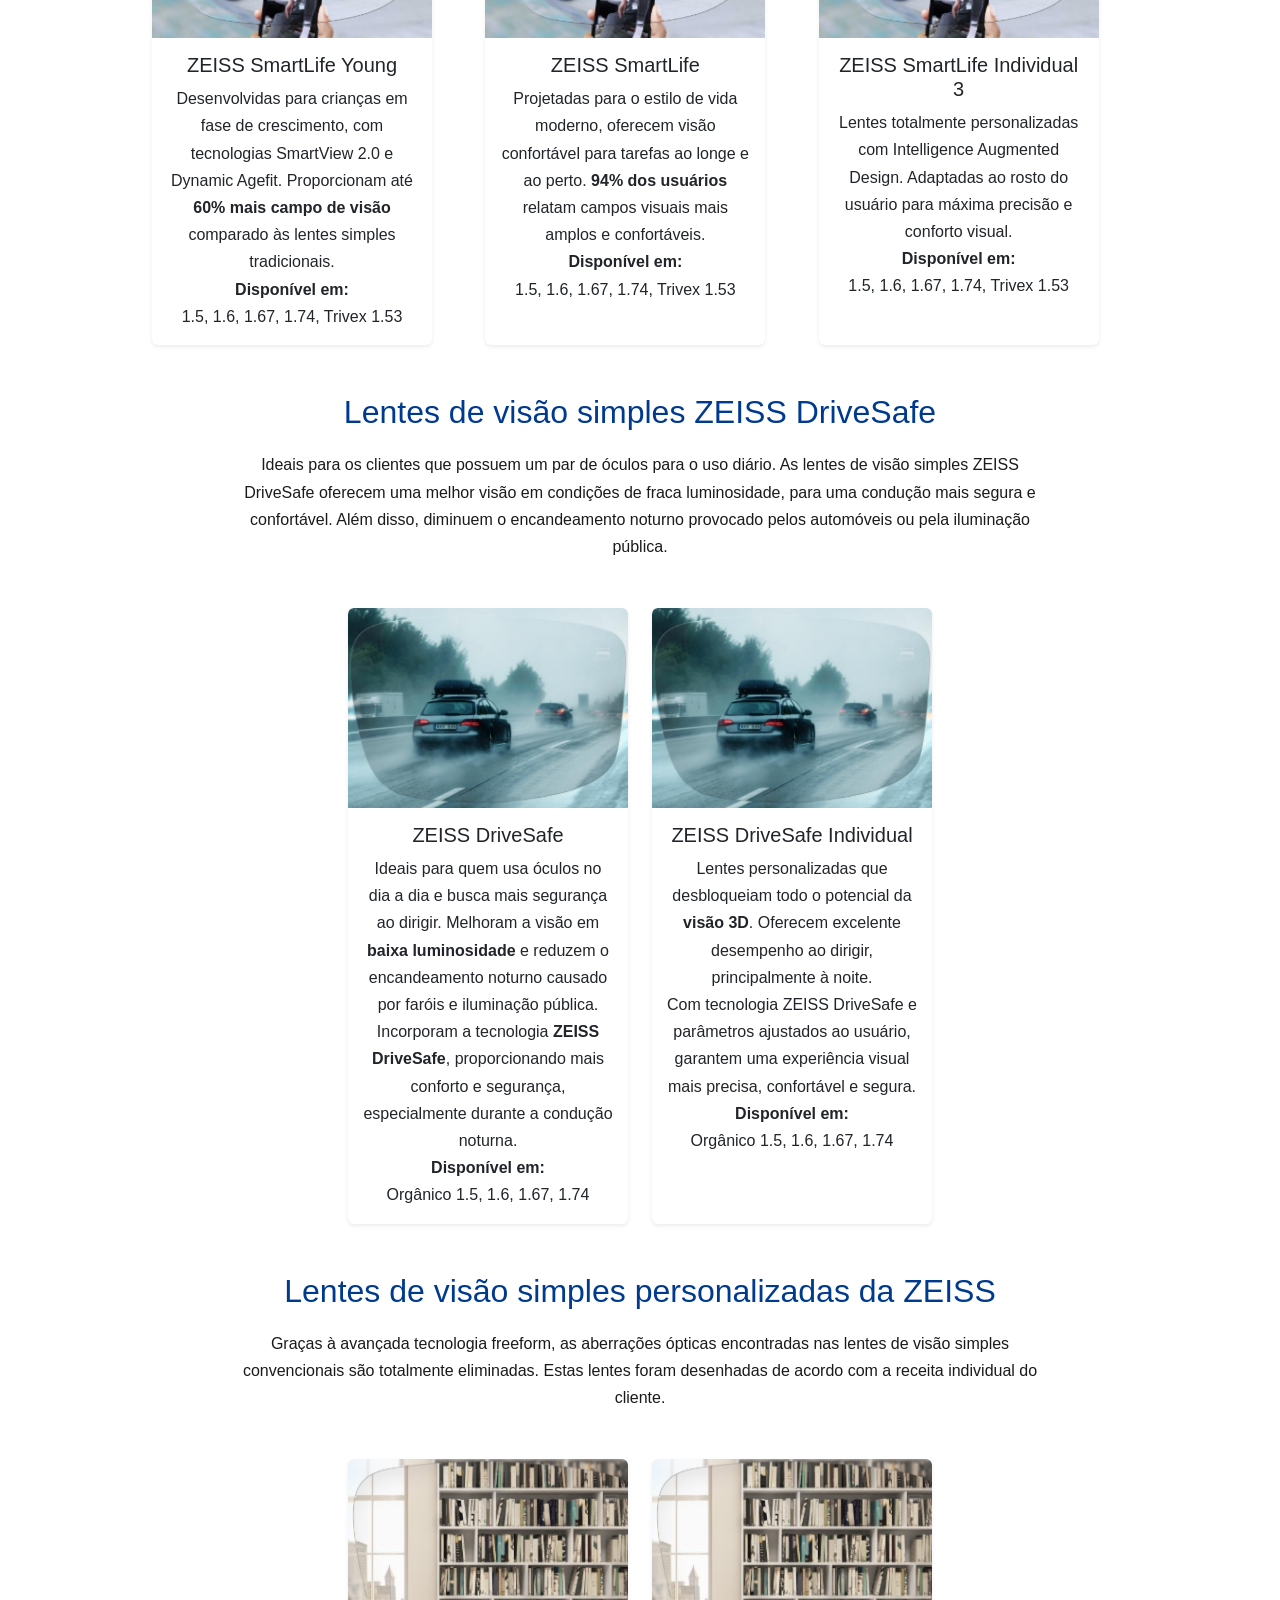
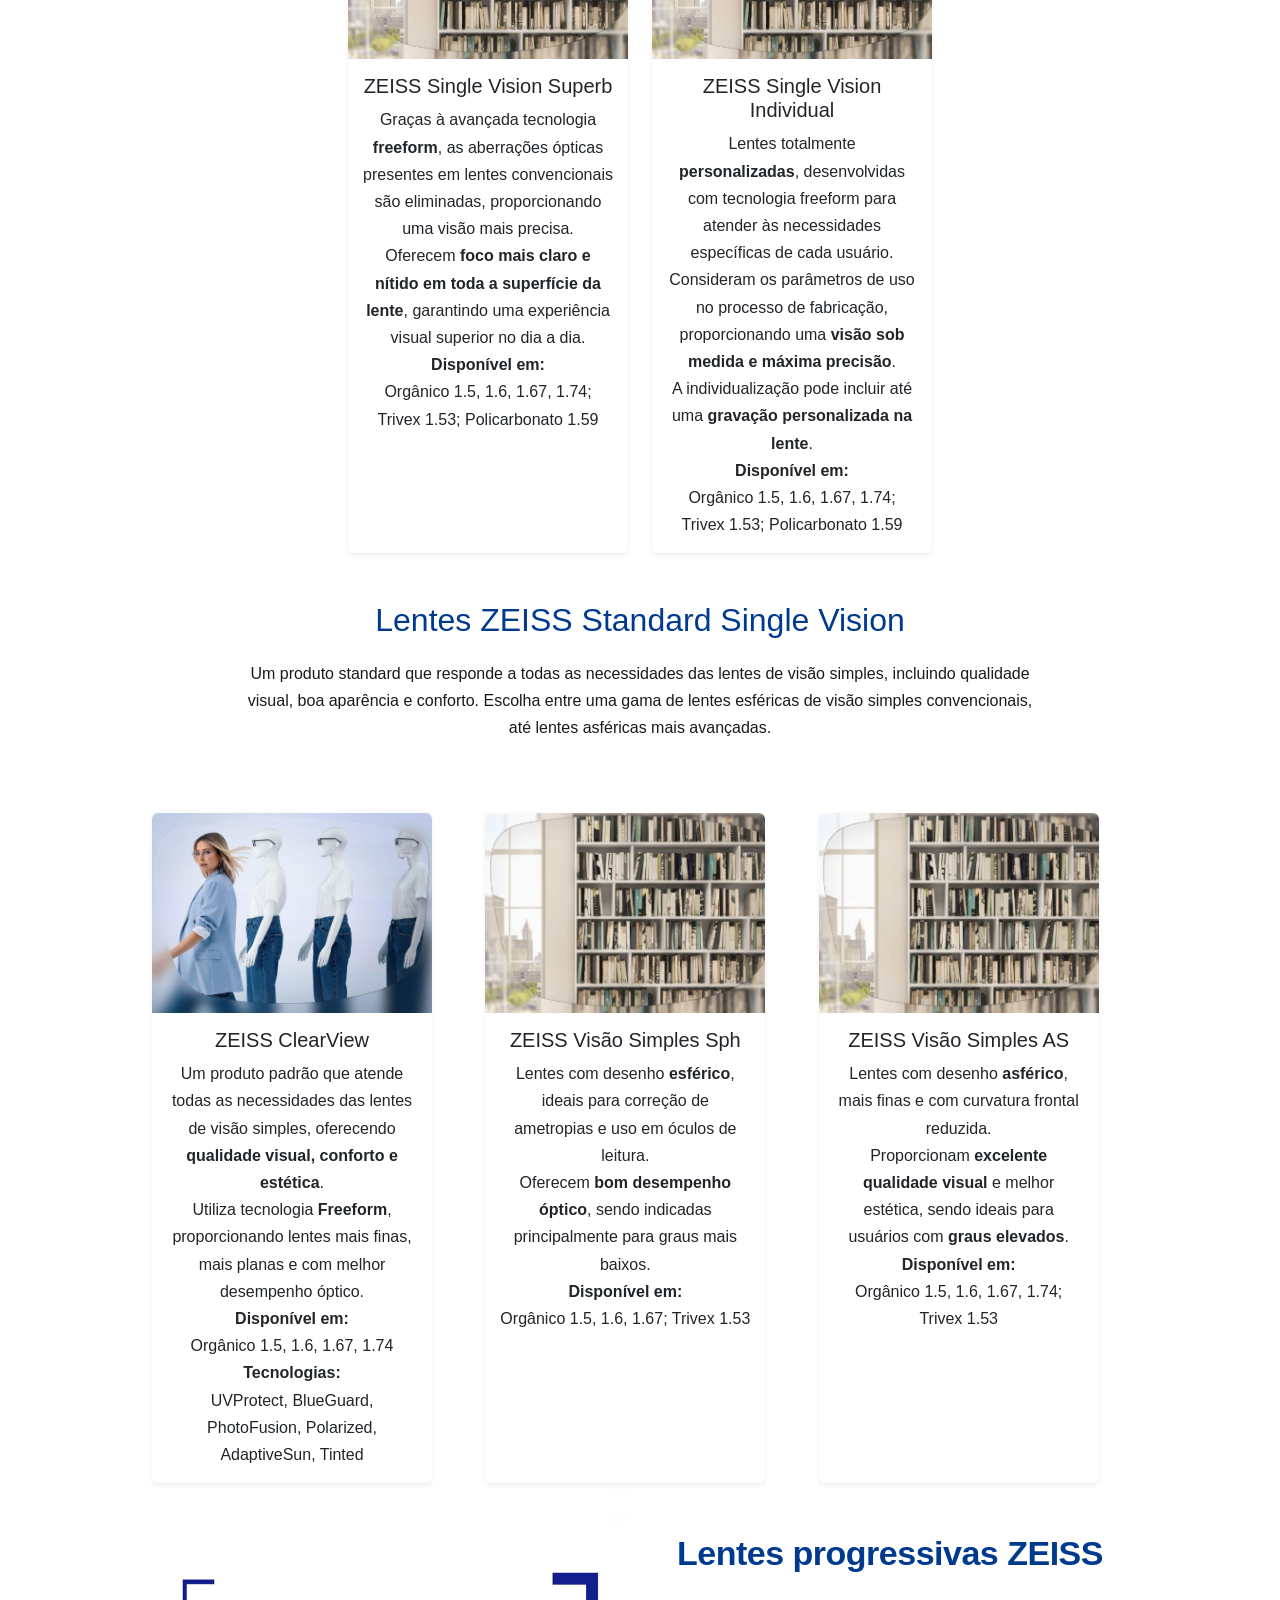
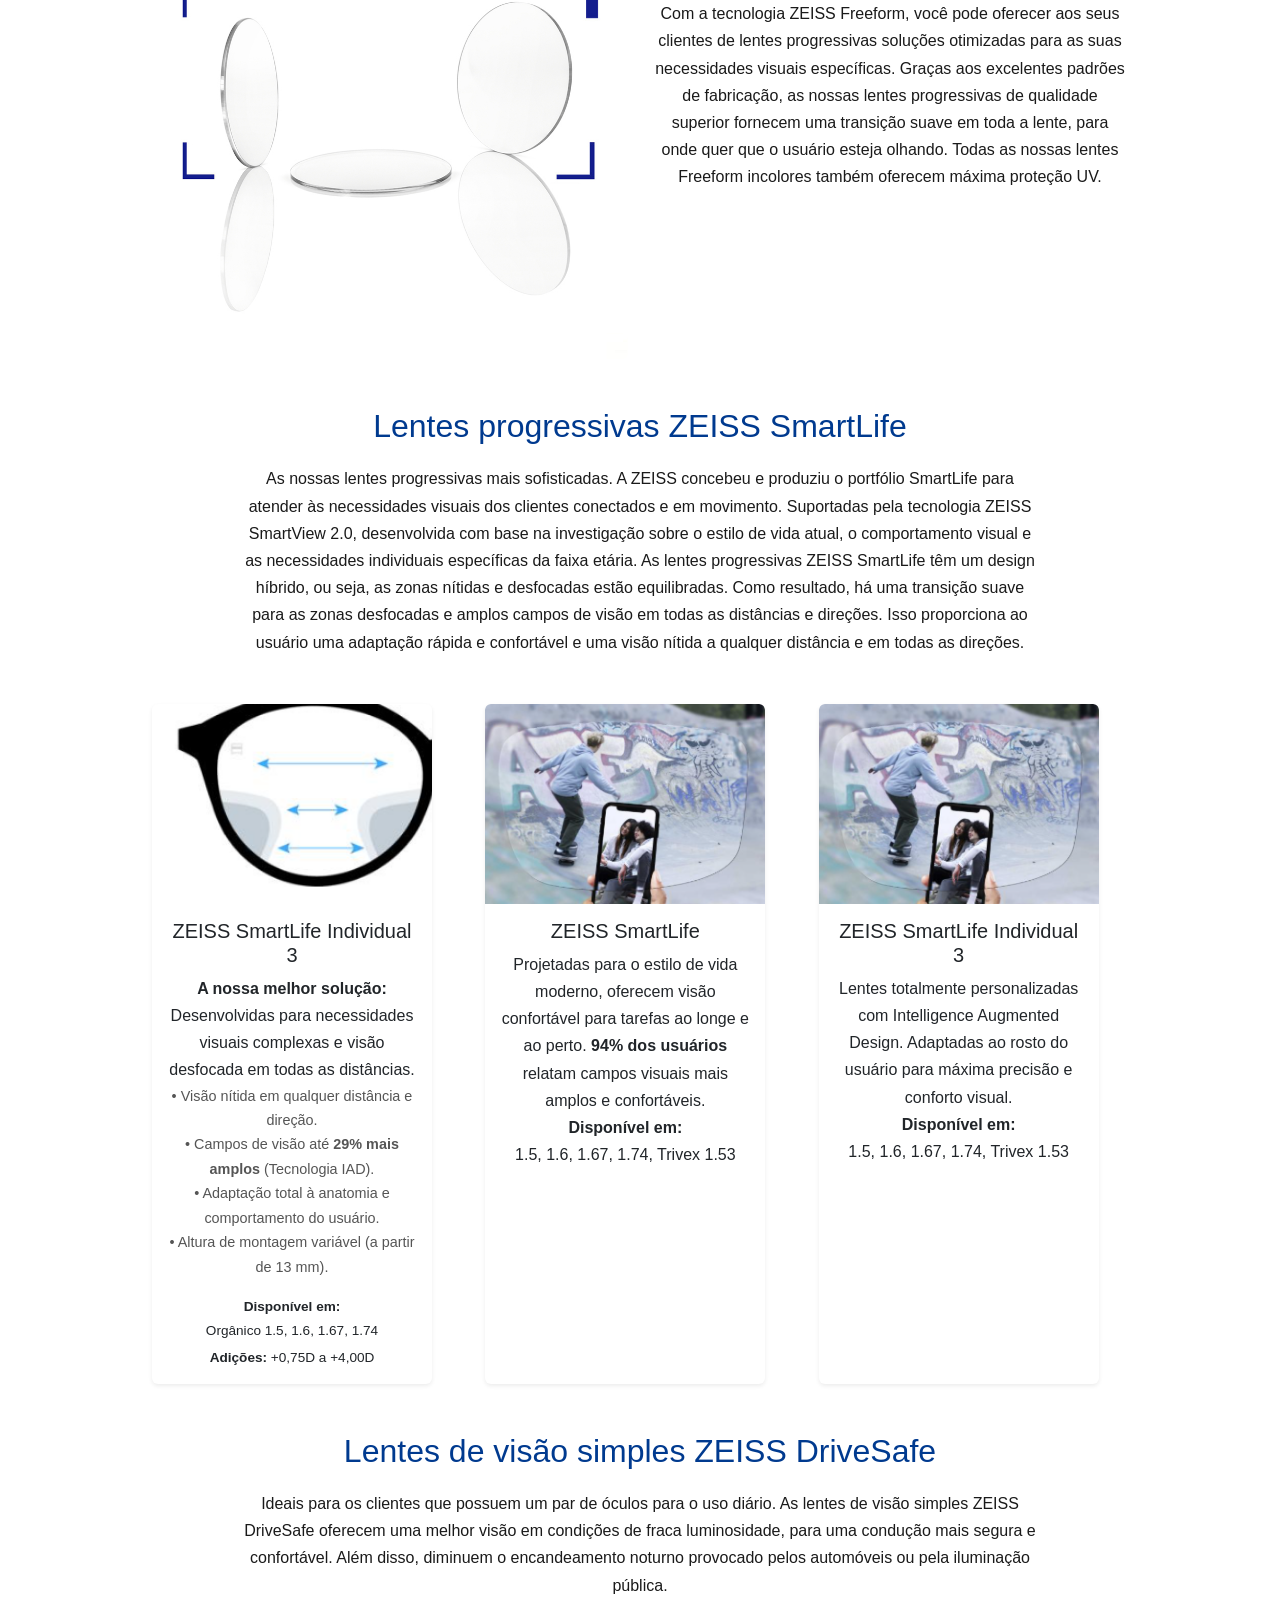
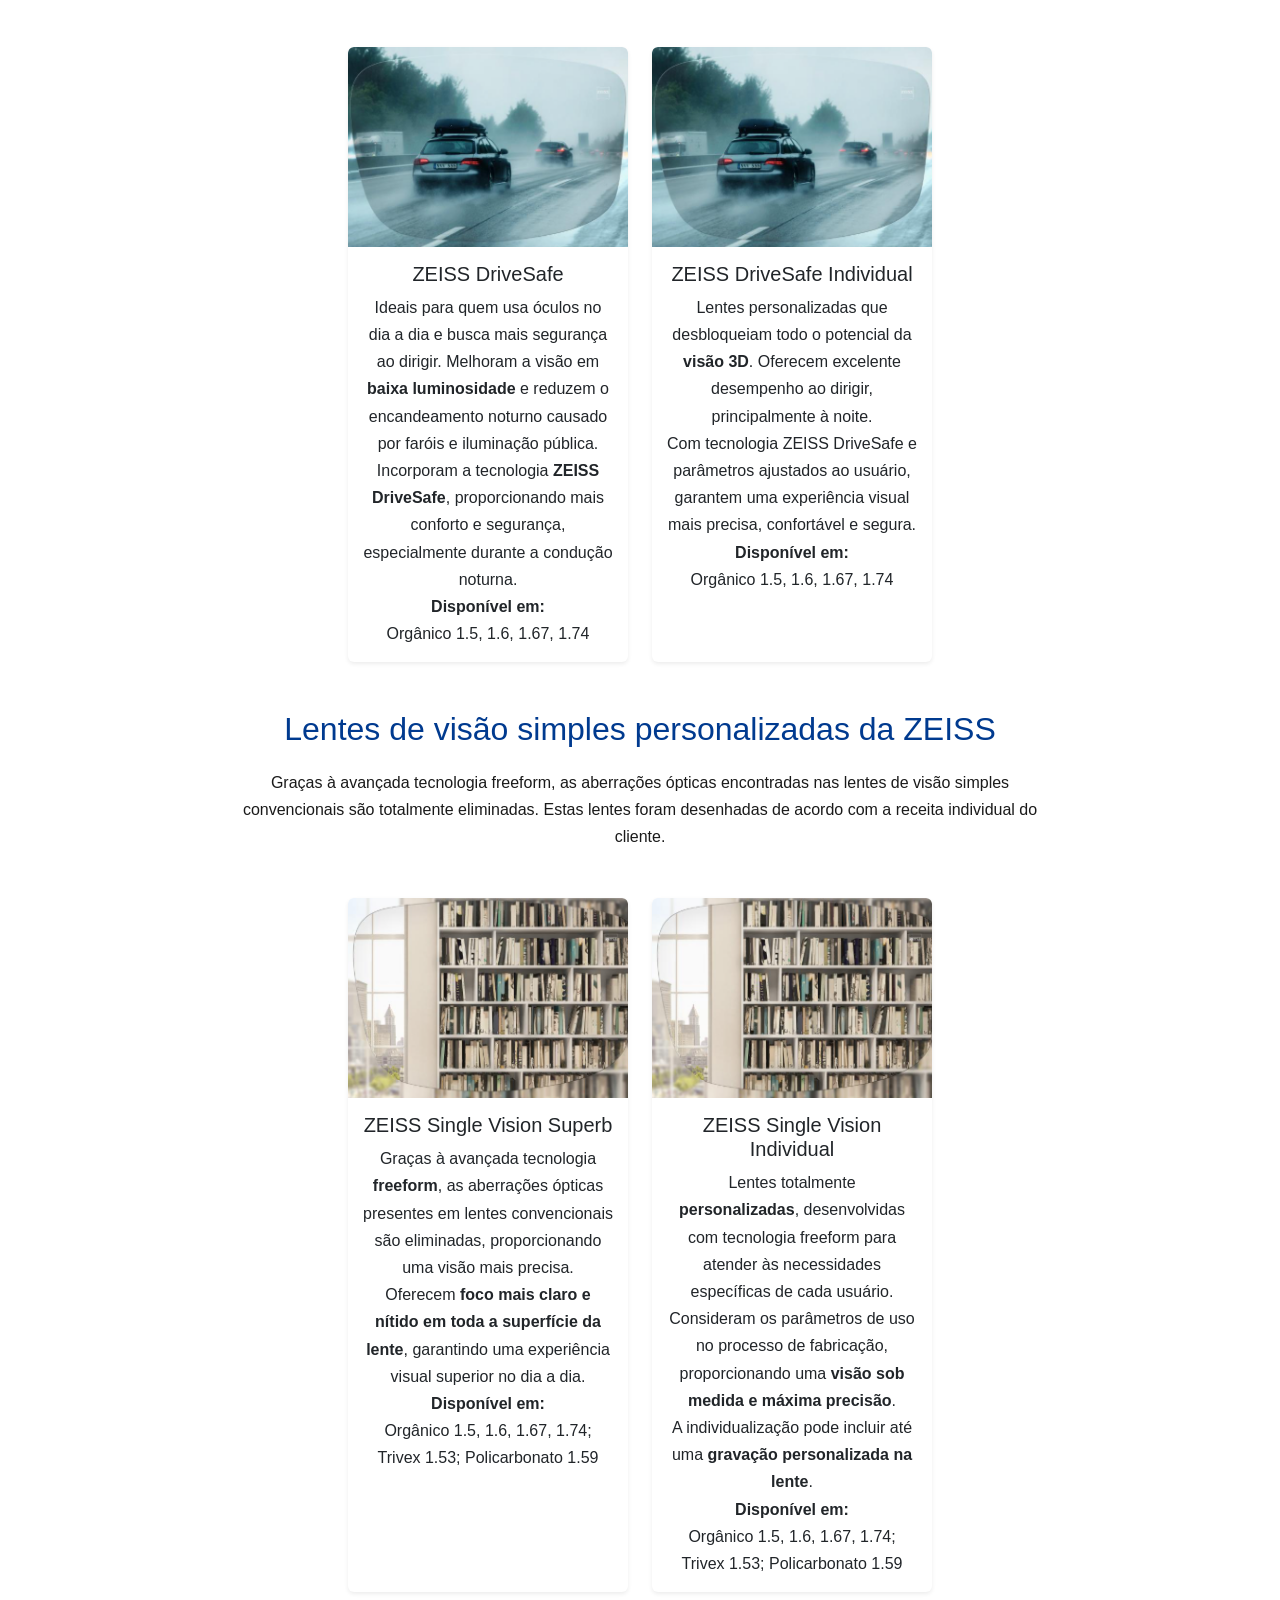
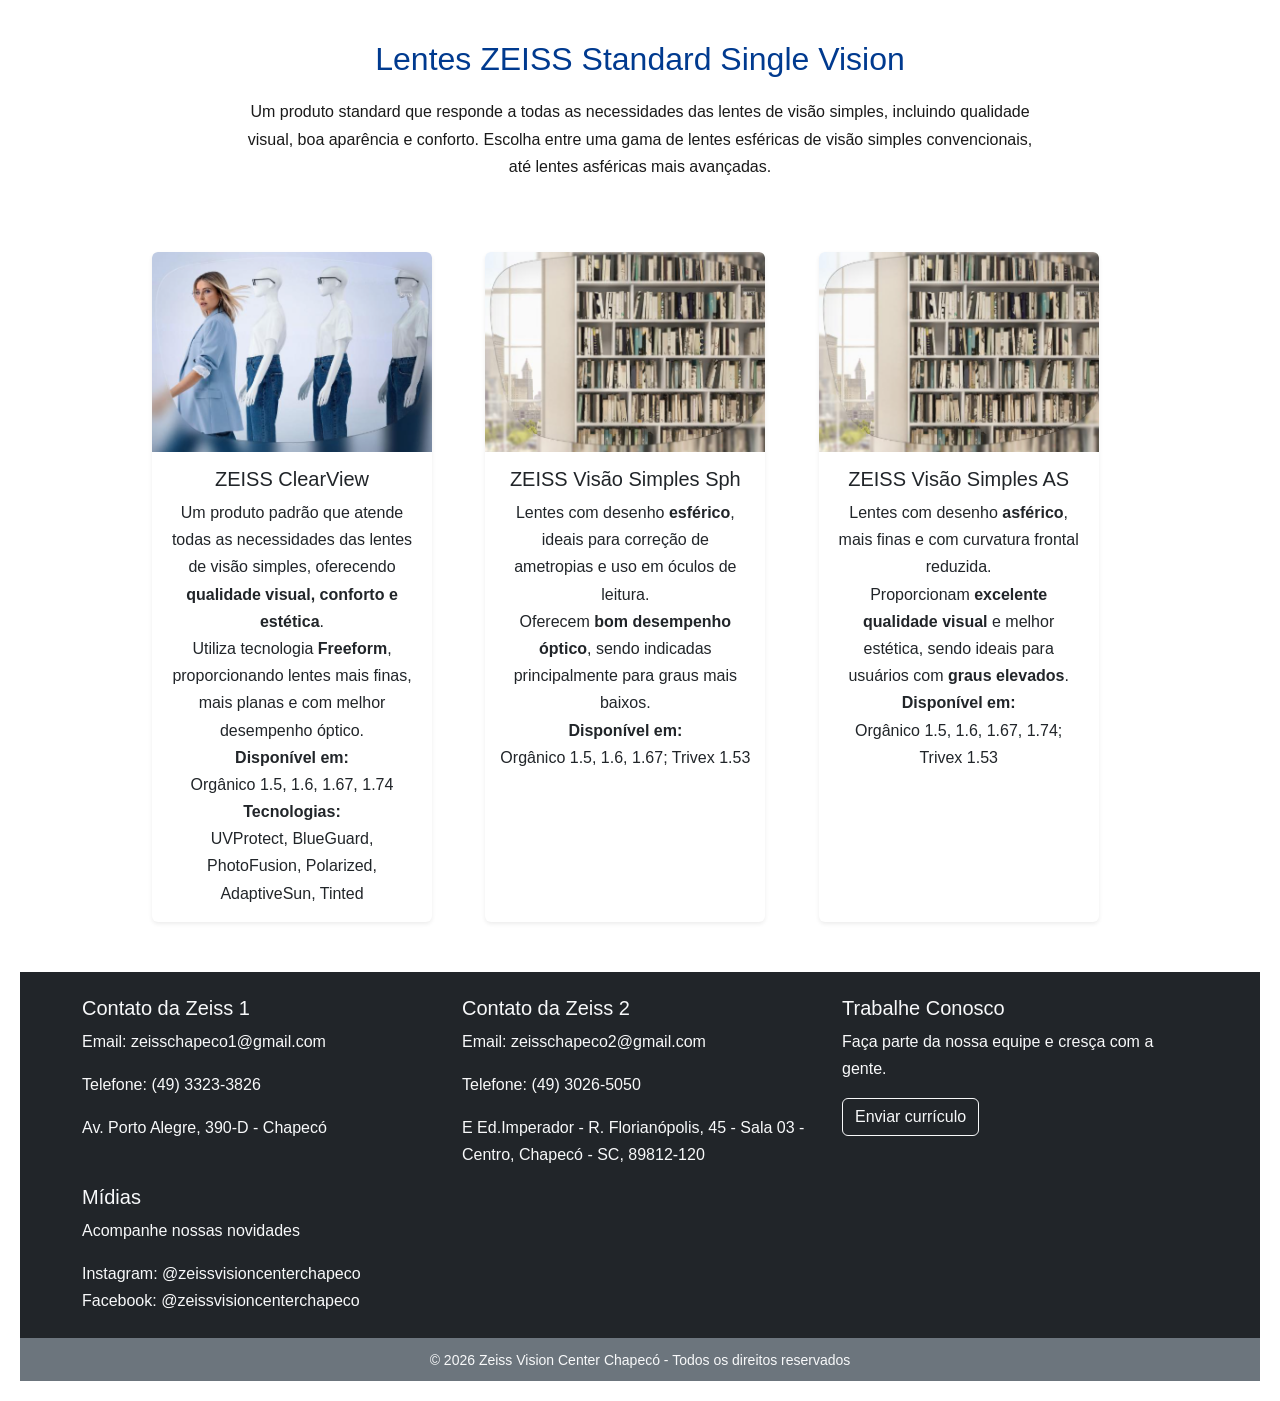
<file: site_ZEISS/paginas/produtos.html>
<!doctype html>
<html lang="en">
  <head>
    <meta charset="utf-8">
    <meta name="viewport" content="width=device-width, initial-scale=1">
    <title>ZEISS</title>
    <link href="https://cdn.jsdelivr.net/npm/bootstrap@5.3.8/dist/css/bootstrap.min.css" rel="stylesheet" integrity="sha384-sRIl4kxILFvY47J16cr9ZwB07vP4J8+LH7qKQnuqkuIAvNWLzeN8tE5YBujZqJLB" crossorigin="anonymous">
    <script src="https://cdn.jsdelivr.net/npm/bootstrap@5.3.2/dist/js/bootstrap.bundle.min.js"></script>
    <link rel="stylesheet" href="../styleprodutos.css">
  </head>





 <!--Enio do Curriculo pos clicar no botão do curriculo -->

  <div class="modal fade" id="modalTrabalhe" tabindex="-1">
  <div class="modal-dialog modal-dialog-centered">
    <div class="modal-content">

      <!-- Cabeçalho -->
      <div class="modal-header">
        <h5 class="modal-title">Trabalhe Conosco</h5>
        <button type="button" class="btn-close" data-bs-dismiss="modal"></button>
      </div>

      <!-- Corpo -->
      <div class="modal-body">
        <form>

          <div class="mb-3">
            <label class="form-label">Nome</label>
            <input type="text" class="form-control" placeholder="Seu nome completo">
          </div>

          <div class="mb-3">
            <label class="form-label">Email</label>
            <input type="email" class="form-control" placeholder="seuemail@gmail.com">
          </div>

          <div class="mb-3">
            <label class="form-label">Telefone</label>
            <input type="tel" class="form-control" placeholder="(00) 00000-0000">
          </div>

          <div class="mb-3">
            <label class="form-label">Área de interesse</label>
            <select class="form-select">
              <option>Selecione</option>
              <option>Vendas</option>
              <option>Administrativo</option>
              <option>Técnico em Ótica</option>
            </select>
          </div>


          <div class="mb-3">
            <label class="form-label">Currículo</label>
            <input type="file" class="form-control">
          </div>

        </form>
      </div>

      <div class="modal-footer">
        <button type="button" class="btn btn-secondary" data-bs-dismiss="modal">Fechar</button>
        <button type="submit" class="btn btn-primary">Enviar</button>
      </div>

    </div>
  </div>
</div>



  <body>
    <!--Header-->
    <div class="row">
      <div class="col-xs-6 col-md-4">
         <header>
          <img 
          src="../logo.png"
          width="80"
          height="80"
          alt="">
        </header>
      </div>

 <!--Menu de navegação NAV -->
    
      <div class="col-xs-12 col-sm-6 col-md-8">
        <ul class="nav nav-underline">
          <li class="nav-item">
            <a class="nav-link" href="../index.html">HOME</a>
          </li>
          <li class="nav-item">
            <a class="nav-link" href="sobre.html">Sobre Nós</a>
          </li>
          <li class="nav-item">
            <a class="nav-link active" aria-current="page" href="produtos.html">Nossos Produtos</a>
          </li>
          <li class="nav-item">
            <a class="nav-link" href="contato.html">Contato</a>
          </li>
        </ul>
      </div>
      </div> 
<!--Lentes -->
      <main>
        <article>
          <section class="container mt-5">
              <div class="text-center mb-4">
                  <h1>Tipos de Lentes</h1>
                  <p>Descubra as lentes premium para todas as idades e necessidades visuais.</p>
              </div>

              <div class="row justify-content-center">
                  <div class="col-auto">
                      <div class="card h-100 shadow-sm">
                          <img src="../imagens/Captura de tela 2026-03-30 155938.png" class="card-img-top" alt="">
                          <div class="card-body">
                              <h5 class="card-title">Lentes Visão Simples</h5>
                              <p class="card-text">Ideais para correção de miopia, hipermetropia ou    astigmatismo.          </p>
                              <a href="#simples" class="btn btn-primary">Ver catálogo</a>
                          </div>
                      </div>
                  </div>

                  <div class="col-auto">
                      <div class="card h-100 shadow-sm">
                          <img src="../imagens/Captura de tela 2026-03-30 160909.png" class="card-img-top" alt="">
                          <div class="card-body">
                              <h5 class="card-title">Lentes Progressivas</h5>
                              <p class="card-text">Permitem enxergar de perto, intermediário e longe sem trocar de óculos.</p>
                              <a href="#progressiva" class="btn btn-primary">Ver catálogo</a>
                          </div>
                      </div>
                  </div>
              </div>
          </section>


 <!--Lentes Simples -->
        <section id="simples" class="bg-azul">

           <div class="container">
                <div class="row">
                    <div class="col-md-6">feeqT4
                        <img  class="img-fluid rounded"
                        src="../imagens/lentes simples.jpg" 
                        alt="lente simples"/>
                        
                    </div>
                    <div class="col-md-6">
                        <h1 class="mt-5">Lentes de visão simples da ZEISS</h1>
                        <p>Todas as lentes de visão simples produzidas pela ZEISS foram desenhadas tendo como foco a qualidade da visão, a aparência estética e o conforto durante o uso. Se os seus clientes necessitam de lentes de leitura ou de uma solução para corrigir ametropia, você encontrará uma opção adequada na nossa gama de lentes de visão simples.
                        As lentes de visão simples da ZEISS incluem a máxima proteção UV.</p>
                    </div>
                </div>
            </div>

  
        <h2 class="mt-5">
          Lentes de visão simples ZEISS SmartLife
        </h2>
        <p>Adequadas para clientes a partir dos 6 anos que desejam uma visão mais nítida e confortável quando alternam entre os mundos online e offline. Estar constantemente conectado e em movimento pode ser exaustivo para os seus olhos. Com um desempenho óptico aperfeiçoado, 94% das pessoas afirmam que perceberam campos visuais mais amplos e confortáveis, nas tarefas a distâncias próximas e intermediárias</p>
        <div class="container mt-5">
          <div class="row g-4">

            
            <div class="col-md-4">
              <div class="card h-100 shadow-sm">
                <img src="../imagens/Captura de tela 2026-03-30 160252.png" class="card-img-top" alt="ZEISS SmartLife Young">
                <div class="card-body">
                  <h5 class="card-title">ZEISS SmartLife Young</h5>
                  <p class="card-text">
                    Desenvolvidas para crianças em fase de crescimento, com tecnologias SmartView 2.0 e Dynamic Agefit.
                    Proporcionam até <strong>60% mais campo de visão</strong> comparado às lentes simples tradicionais.
                  </p>
                  <p><strong>Disponível em:</strong><br>
                    1.5, 1.6, 1.67, 1.74, Trivex 1.53
                  </p>
                </div>
              </div>
            </div>

           
            <div class="col-md-4">
              <div class="card h-100 shadow-sm">
                <img src="../imagens/Captura de tela 2026-03-30 160252.png" class="card-img-top" alt="ZEISS SmartLife">
                <div class="card-body">
                  <h5 class="card-title">ZEISS SmartLife</h5>
                  <p class="card-text">
                    Projetadas para o estilo de vida moderno, oferecem visão confortável para tarefas ao longe e ao perto.
                    <strong>94% dos usuários</strong> relatam campos visuais mais amplos e confortáveis.
                  </p>
                  <p><strong>Disponível em:</strong><br>
                    1.5, 1.6, 1.67, 1.74, Trivex 1.53
                  </p>
                </div>
              </div>
            </div>

       
            <div class="col-md-4">
              <div class="card h-100 shadow-sm">
                <img src="../imagens/Captura de tela 2026-03-30 160252.png" class="card-img-top" alt="ZEISS SmartLife Individual">
                <div class="card-body">
                  <h5 class="card-title">ZEISS SmartLife Individual 3</h5>
                  <p class="card-text">
                    Lentes totalmente personalizadas com Intelligence Augmented Design.
                    Adaptadas ao rosto do usuário para máxima precisão e conforto visual.
                  </p>
                  <p><strong>Disponível em:</strong><br>
                    1.5, 1.6, 1.67, 1.74, Trivex 1.53
                  </p>
                </div>
              </div>
            </div>
          </div>
        </div>


 <!--Lentes Simples Drive safe  -->
        <h2 class="mt-5">
          Lentes de visão simples ZEISS DriveSafe
        </h2>
        <p>Ideais para os clientes que possuem um par de óculos para o uso diário. As lentes de visão simples ZEISS DriveSafe oferecem uma melhor visão em condições de fraca luminosidade, para uma condução mais segura e confortável. Além disso, diminuem o encandeamento noturno provocado pelos automóveis ou pela iluminação pública.</p>
        <div class="container mt-5"> 
          <div class="row justify-content-center mt-3">

            <div class="col-auto">
              <div class="card h-100 shadow-sm">
                <img src="../imagens/Captura de tela 2026-03-30 161312.png" class="card-img-top" alt="ZEISS DriveSafe">
                <div class="card-body">
                  <h5 class="card-title">ZEISS DriveSafe</h5>
                  <p class="card-text">
                    Ideais para quem usa óculos no dia a dia e busca mais segurança ao dirigir.
                    Melhoram a visão em <strong>baixa luminosidade</strong> e reduzem o encandeamento noturno causado por faróis e iluminação pública.
                  </p>
                  <p class="card-text">
                    Incorporam a tecnologia <strong>ZEISS DriveSafe</strong>, proporcionando mais conforto e segurança,
                    especialmente durante a condução noturna.
                  </p>
                  <p><strong>Disponível em:</strong><br>
                    Orgânico 1.5, 1.6, 1.67, 1.74
                  </p>
                </div>
              </div>
            </div>

            <div class="col-auto">
              <div class="card h-100 shadow-sm">
                <img src="../imagens/Captura de tela 2026-03-30 161312.png" class="card-img-top" alt="ZEISS DriveSafe Individual">
                <div class="card-body">
                  <h5 class="card-title">ZEISS DriveSafe Individual</h5>
                  <p class="card-text">
                    Lentes personalizadas que desbloqueiam todo o potencial da <strong>visão 3D</strong>.
                    Oferecem excelente desempenho ao dirigir, principalmente à noite.
                  </p>
                  <p class="card-text">
                    Com tecnologia ZEISS DriveSafe e parâmetros ajustados ao usuário,
                    garantem uma experiência visual mais precisa, confortável e segura.
                  </p>
                  <p><strong>Disponível em:</strong><br>
                    Orgânico 1.5, 1.6, 1.67, 1.74
                  </p>
                </div>
              </div>
            </div>

          </div>
        </div>

 <!--Lentes Simples PERSONALIZADA   -->
        <h2 class="mt-5">
          Lentes de visão simples personalizadas da ZEISS
        </h2>
        <p> 
          Graças à avançada tecnologia freeform, as aberrações ópticas encontradas nas lentes de visão simples convencionais são totalmente eliminadas. Estas lentes foram desenhadas de acordo com a receita individual do cliente.
        </p>
         <div class="container mt-5"> 
          <div class="row justify-content-center mt-3">

            <!-- ZEISS Superb -->
            <div class="col-auto">
              <div class="card h-100 shadow-sm">
                <img src="../imagens/Captura de tela 2026-03-30 161325.png" class="card-img-top" alt="ZEISS Superb">
                <div class="card-body">
                  <h5 class="card-title">ZEISS Single Vision Superb</h5>
                  <p class="card-text">
                    Graças à avançada tecnologia <strong>freeform</strong>, as aberrações ópticas presentes
                    em lentes convencionais são eliminadas, proporcionando uma visão mais precisa.
                  </p>
                  <p class="card-text">
                    Oferecem <strong>foco mais claro e nítido em toda a superfície da lente</strong>,
                    garantindo uma experiência visual superior no dia a dia.
                  </p>
                  <p><strong>Disponível em:</strong><br>
                    Orgânico 1.5, 1.6, 1.67, 1.74; Trivex 1.53; Policarbonato 1.59
                  </p>
                </div>
              </div>
            </div>

            <!-- ZEISS Individual -->
            <div class="col-auto">
              <div class="card h-100 shadow-sm">
                <img src="../imagens/Captura de tela 2026-03-30 161325.png" class="card-img-top" alt="ZEISS Individual">
                <div class="card-body">
                  <h5 class="card-title">ZEISS Single Vision Individual</h5>
                  <p class="card-text">
                    Lentes totalmente <strong>personalizadas</strong>, desenvolvidas com tecnologia freeform
                    para atender às necessidades específicas de cada usuário.
                  </p>
                  <p class="card-text">
                    Consideram os parâmetros de uso no processo de fabricação,
                    proporcionando uma <strong>visão sob medida e máxima precisão</strong>.
                  </p>
                  <p class="card-text">
                    A individualização pode incluir até uma <strong>gravação personalizada na lente</strong>.
                  </p>
                  <p><strong>Disponível em:</strong><br>
                    Orgânico 1.5, 1.6, 1.67, 1.74; Trivex 1.53; Policarbonato 1.59
                  </p>
                </div>
              </div>
            </div>
          </div>
        </div>


        <h2 class="mt-5">
          Lentes ZEISS Standard Single Vision
        </h2>
        <p> 
          Um produto standard que responde a todas as necessidades das lentes de visão simples, incluindo qualidade visual, boa aparência e conforto. Escolha entre uma gama de lentes esféricas de visão simples convencionais, até lentes asféricas mais avançadas.
        </p>
         <div class="container mt-5"> 
          <div class="row g-4 mt-3">

          <!-- ZEISS ClearView -->
          <div class="col-md-4">
            <div class="card h-100 shadow-sm">
              <img src="../imagens/Captura de tela 2026-03-30 161400.png" class="card-img-top" alt="ZEISS ClearView">
              <div class="card-body">
                <h5 class="card-title">ZEISS ClearView</h5>
                <p class="card-text">
                  Um produto padrão que atende todas as necessidades das lentes de visão simples,
                  oferecendo <strong>qualidade visual, conforto e estética</strong>.
                </p>
                <p class="card-text">
                  Utiliza tecnologia <strong>Freeform</strong>, proporcionando lentes mais finas,
                  mais planas e com melhor desempenho óptico.
                </p>
                <p><strong>Disponível em:</strong><br>
                  Orgânico 1.5, 1.6, 1.67, 1.74
                </p>
                <p><strong>Tecnologias:</strong><br>
                  UVProtect, BlueGuard, PhotoFusion, Polarized, AdaptiveSun, Tinted
                </p>
              </div>
            </div>
          </div>

          <!-- ZEISS Sph -->
          <div class="col-md-4">
            <div class="card h-100 shadow-sm">
              <img src="../imagens/Captura de tela 2026-03-30 161325.png" class="card-img-top" alt="ZEISS Sph">
              <div class="card-body">
                <h5 class="card-title">ZEISS Visão Simples Sph</h5>
                <p class="card-text">
                  Lentes com desenho <strong>esférico</strong>, ideais para correção de ametropias
                  e uso em óculos de leitura.
                </p>
                <p class="card-text">
                  Oferecem <strong>bom desempenho óptico</strong>, sendo indicadas principalmente
                  para graus mais baixos.
                </p>
                <p><strong>Disponível em:</strong><br>
                  Orgânico 1.5, 1.6, 1.67; Trivex 1.53
                </p>
              </div>
            </div>
          </div>

          <!-- ZEISS AS -->
          <div class="col-md-4">
            <div class="card h-100 shadow-sm">
              <img src="../imagens/Captura de tela 2026-03-30 161325.png" class="card-img-top" alt="ZEISS AS">
              <div class="card-body">
                <h5 class="card-title">ZEISS Visão Simples AS</h5>
                <p class="card-text">
                  Lentes com desenho <strong>asférico</strong>, mais finas e com curvatura frontal reduzida.
                </p>
                <p class="card-text">
                  Proporcionam <strong>excelente qualidade visual</strong> e melhor estética,
                  sendo ideais para usuários com <strong>graus elevados</strong>.
                </p>
                <p><strong>Disponível em:</strong><br>
                  Orgânico 1.5, 1.6, 1.67, 1.74; Trivex 1.53
                </p>
              </div>
            </div>
          </div>
        </div>
        </div>
        </section>



        <section id="progressiva">
            <div class="container">
                <div class="row">
                    <div class="col-md-6">
                        <img  class="img-fluid rounded"
                        src="../imagens/lentes simples.jpg" 
                        alt="lente simples"/>
                        
                    </div>
                    <div class="col-md-6">
                        <h1 class="mt-5">Lentes progressivas ZEISS</h1>
                        <p>Com a tecnologia ZEISS Freeform, você pode oferecer aos seus clientes de lentes progressivas soluções otimizadas para as suas necessidades visuais específicas. Graças aos excelentes padrões de fabricação, as nossas lentes progressivas de qualidade superior fornecem uma transição suave em toda a lente, para onde quer que o usuário esteja olhando. Todas as nossas lentes Freeform incolores também oferecem máxima proteção UV.</p>
                    </div>
                </div>
            </div>

  
        <h2 class="mt-5">
         Lentes progressivas ZEISS SmartLife
        </h2>
        <p>As nossas lentes progressivas mais sofisticadas. A ZEISS concebeu e produziu o portfólio SmartLife para atender às necessidades visuais dos clientes conectados e em movimento. Suportadas pela tecnologia ZEISS SmartView 2.0, desenvolvida com base na investigação sobre o estilo de vida atual, o comportamento visual e as necessidades individuais específicas da faixa etária. As lentes progressivas ZEISS SmartLife têm um design híbrido, ou seja, as zonas nítidas e desfocadas estão equilibradas. Como resultado, há uma transição suave para as zonas desfocadas e amplos campos de visão em todas as distâncias e direções. Isso proporciona ao usuário uma adaptação rápida e confortável e uma visão nítida a qualquer distância e em todas as direções.</p>
        <div class="container mt-5">
          <div class="row g-4">

            

            <div class="col-md-4">
              <div class="card h-100 shadow-sm">
                <img src="../imagens/Captura de tela 2026-03-30 171141.png" class="card-img-top" alt="ZEISS SmartLife Individual 3">
                <div class="card-body">
                  <h5 class="card-title">ZEISS SmartLife Individual 3</h5>
                   <p class="card-text">
                          <strong>A nossa melhor solução:</strong> Desenvolvidas para necessidades visuais complexas e visão desfocada em todas as distâncias.
                      </p>

                      <ul class="list-unstyled mb-3" style="font-size: 0.9rem; color: #555;">
                          <li>• Visão nítida em qualquer distância e direção.</li>
                          <li>• Campos de visão até <strong>29% mais amplos</strong> (Tecnologia IAD).</li>
                          <li>• Adaptação total à anatomia e comportamento do usuário.</li>
                          <li>• Altura de montagem variável (a partir de 13 mm).</li>
                      </ul>

                      <div class="mt-auto">
                          <p class="mb-1" style="font-size: 0.85rem;">
                              <strong>Disponível em:</strong><br>
                              Orgânico 1.5, 1.6, 1.67, 1.74
                          </p>
                          <p class="mb-0" style="font-size: 0.85rem;">
                              <strong>Adições:</strong> +0,75D a +4,00D
                          </p>
                </div>
              </div>
            </div>
             </div>
            
            

           
            <div class="col-md-4">
              <div class="card h-100 shadow-sm">
                <img src="../imagens/Captura de tela 2026-03-30 160252.png" class="card-img-top" alt="ZEISS SmartLife">
                <div class="card-body">
                  <h5 class="card-title">ZEISS SmartLife</h5>
                  <p class="card-text">
                    Projetadas para o estilo de vida moderno, oferecem visão confortável para tarefas ao longe e ao perto.
                    <strong>94% dos usuários</strong> relatam campos visuais mais amplos e confortáveis.
                  </p>
                  <p><strong>Disponível em:</strong><br>
                    1.5, 1.6, 1.67, 1.74, Trivex 1.53
                  </p>
                </div>
              </div>
            </div>

       
            <div class="col-md-4">
              <div class="card h-100 shadow-sm">
                <img src="../imagens/Captura de tela 2026-03-30 160252.png" class="card-img-top" alt="ZEISS SmartLife Individual">
                <div class="card-body">
                  <h5 class="card-title">ZEISS SmartLife Individual 3</h5>
                  <p class="card-text">
                    Lentes totalmente personalizadas com Intelligence Augmented Design.
                    Adaptadas ao rosto do usuário para máxima precisão e conforto visual.
                  </p>
                  <p><strong>Disponível em:</strong><br>
                    1.5, 1.6, 1.67, 1.74, Trivex 1.53
                  </p>
                </div>
              </div>
            </div>
          </div>
        </div>


 <!--Lentes Simples Drive safe  -->
        <h2 class="mt-5">
          Lentes de visão simples ZEISS DriveSafe
        </h2>
        <p>Ideais para os clientes que possuem um par de óculos para o uso diário. As lentes de visão simples ZEISS DriveSafe oferecem uma melhor visão em condições de fraca luminosidade, para uma condução mais segura e confortável. Além disso, diminuem o encandeamento noturno provocado pelos automóveis ou pela iluminação pública.</p>
        <div class="container mt-5"> 
          <div class="row justify-content-center mt-3">

            <div class="col-auto">
              <div class="card h-100 shadow-sm">
                <img src="../imagens/Captura de tela 2026-03-30 161312.png" class="card-img-top" alt="ZEISS DriveSafe">
                <div class="card-body">
                  <h5 class="card-title">ZEISS DriveSafe</h5>
                  <p class="card-text">
                    Ideais para quem usa óculos no dia a dia e busca mais segurança ao dirigir.
                    Melhoram a visão em <strong>baixa luminosidade</strong> e reduzem o encandeamento noturno causado por faróis e iluminação pública.
                  </p>
                  <p class="card-text">
                    Incorporam a tecnologia <strong>ZEISS DriveSafe</strong>, proporcionando mais conforto e segurança,
                    especialmente durante a condução noturna.
                  </p>
                  <p><strong>Disponível em:</strong><br>
                    Orgânico 1.5, 1.6, 1.67, 1.74
                  </p>
                </div>
              </div>
            </div>

            <div class="col-auto">
              <div class="card h-100 shadow-sm">
                <img src="../imagens/Captura de tela 2026-03-30 161312.png" class="card-img-top" alt="ZEISS DriveSafe Individual">
                <div class="card-body">
                  <h5 class="card-title">ZEISS DriveSafe Individual</h5>
                  <p class="card-text">
                    Lentes personalizadas que desbloqueiam todo o potencial da <strong>visão 3D</strong>.
                    Oferecem excelente desempenho ao dirigir, principalmente à noite.
                  </p>
                  <p class="card-text">
                    Com tecnologia ZEISS DriveSafe e parâmetros ajustados ao usuário,
                    garantem uma experiência visual mais precisa, confortável e segura.
                  </p>
                  <p><strong>Disponível em:</strong><br>
                    Orgânico 1.5, 1.6, 1.67, 1.74
                  </p>
                </div>
              </div>
            </div>

          </div>
        </div>

 <!--Lentes Simples PERSONALIZADA   -->
        <h2 class="mt-5">
          Lentes de visão simples personalizadas da ZEISS
        </h2>
        <p> 
          Graças à avançada tecnologia freeform, as aberrações ópticas encontradas nas lentes de visão simples convencionais são totalmente eliminadas. Estas lentes foram desenhadas de acordo com a receita individual do cliente.
        </p>
         <div class="container mt-5"> 
          <div class="row justify-content-center mt-3">

            <!-- ZEISS Superb -->
            <div class="col-auto">
              <div class="card h-100 shadow-sm">
                <img src="../imagens/Captura de tela 2026-03-30 161325.png" class="card-img-top" alt="ZEISS Superb">
                <div class="card-body">
                  <h5 class="card-title">ZEISS Single Vision Superb</h5>
                  <p class="card-text">
                    Graças à avançada tecnologia <strong>freeform</strong>, as aberrações ópticas presentes
                    em lentes convencionais são eliminadas, proporcionando uma visão mais precisa.
                  </p>
                  <p class="card-text">
                    Oferecem <strong>foco mais claro e nítido em toda a superfície da lente</strong>,
                    garantindo uma experiência visual superior no dia a dia.
                  </p>
                  <p><strong>Disponível em:</strong><br>
                    Orgânico 1.5, 1.6, 1.67, 1.74; Trivex 1.53; Policarbonato 1.59
                  </p>
                </div>
              </div>
            </div>

            <!-- ZEISS Individual -->
            <div class="col-auto">
              <div class="card h-100 shadow-sm">
                <img src="../imagens/Captura de tela 2026-03-30 161325.png" class="card-img-top" alt="ZEISS Individual">
                <div class="card-body">
                  <h5 class="card-title">ZEISS Single Vision Individual</h5>
                  <p class="card-text">
                    Lentes totalmente <strong>personalizadas</strong>, desenvolvidas com tecnologia freeform
                    para atender às necessidades específicas de cada usuário.
                  </p>
                  <p class="card-text">
                    Consideram os parâmetros de uso no processo de fabricação,
                    proporcionando uma <strong>visão sob medida e máxima precisão</strong>.
                  </p>
                  <p class="card-text">
                    A individualização pode incluir até uma <strong>gravação personalizada na lente</strong>.
                  </p>
                  <p><strong>Disponível em:</strong><br>
                    Orgânico 1.5, 1.6, 1.67, 1.74; Trivex 1.53; Policarbonato 1.59
                  </p>
                </div>
              </div>
            </div>
          </div>
        </div>


        <h2 class="mt-5">
          Lentes ZEISS Standard Single Vision
        </h2>
        <p> 
          Um produto standard que responde a todas as necessidades das lentes de visão simples, incluindo qualidade visual, boa aparência e conforto. Escolha entre uma gama de lentes esféricas de visão simples convencionais, até lentes asféricas mais avançadas.
        </p>
         <div class="container mt-5"> 
          <div class="row g-4 mt-3">

          <!-- ZEISS ClearView -->
          <div class="col-md-4">
            <div class="card h-100 shadow-sm">
              <img src="../imagens/Captura de tela 2026-03-30 161400.png" class="card-img-top" alt="ZEISS ClearView">
              <div class="card-body">
                <h5 class="card-title">ZEISS ClearView</h5>
                <p class="card-text">
                  Um produto padrão que atende todas as necessidades das lentes de visão simples,
                  oferecendo <strong>qualidade visual, conforto e estética</strong>.
                </p>
                <p class="card-text">
                  Utiliza tecnologia <strong>Freeform</strong>, proporcionando lentes mais finas,
                  mais planas e com melhor desempenho óptico.
                </p>
                <p><strong>Disponível em:</strong><br>
                  Orgânico 1.5, 1.6, 1.67, 1.74
                </p>
                <p><strong>Tecnologias:</strong><br>
                  UVProtect, BlueGuard, PhotoFusion, Polarized, AdaptiveSun, Tinted
                </p>
              </div>
            </div>
          </div>

          <!-- ZEISS Sph -->
          <div class="col-md-4">
            <div class="card h-100 shadow-sm">
              <img src="../imagens/Captura de tela 2026-03-30 161325.png" class="card-img-top" alt="ZEISS Sph">
              <div class="card-body">
                <h5 class="card-title">ZEISS Visão Simples Sph</h5>
                <p class="card-text">
                  Lentes com desenho <strong>esférico</strong>, ideais para correção de ametropias
                  e uso em óculos de leitura.
                </p>
                <p class="card-text">
                  Oferecem <strong>bom desempenho óptico</strong>, sendo indicadas principalmente
                  para graus mais baixos.
                </p>
                <p><strong>Disponível em:</strong><br>
                  Orgânico 1.5, 1.6, 1.67; Trivex 1.53
                </p>
              </div>
            </div>
          </div>

          <!-- ZEISS AS -->
          <div class="col-md-4">
            <div class="card h-100 shadow-sm">
              <img src="../imagens/Captura de tela 2026-03-30 161325.png" class="card-img-top" alt="ZEISS AS">
              <div class="card-body">
                <h5 class="card-title">ZEISS Visão Simples AS</h5>
                <p class="card-text">
                  Lentes com desenho <strong>asférico</strong>, mais finas e com curvatura frontal reduzida.
                </p>
                <p class="card-text">
                  Proporcionam <strong>excelente qualidade visual</strong> e melhor estética,
                  sendo ideais para usuários com <strong>graus elevados</strong>.
                </p>
                <p><strong>Disponível em:</strong><br>
                  Orgânico 1.5, 1.6, 1.67, 1.74; Trivex 1.53
                </p>
              </div>
            </div>
          </div>
        </div>
        </div>
        </section>
      </article>
    </main>








     <!--Footer -->
     <footer class="bg-dark text-light mt-5">
      <div class="container py-4">
        <div class="row">

          

          <!-- Contatos -->
         <div class="col-md-4">
            <h5>Contato da Zeiss 1</h5>
            <p class="text-light">Email: zeisschapeco1@gmail.com</p>
            <p class="text-light">Telefone: (49) 3323-3826</p>
            <p class="text-light">Av. Porto Alegre, 390-D - Chapecó</p>
          </div>

          <div class="col-md-4">
            <h5>Contato da Zeiss 2</h5>
            <p class="text-light">Email: zeisschapeco2@gmail.com</p>
            <p class="text-light">Telefone: (49) 3026-5050</p>
            <p class="text-light">E Ed.Imperador - R. Florianópolis, 45 - Sala 03 - Centro, Chapecó - SC, 89812-120</p>
          </div>

          <!-- Trabalhe Conosco -->
          <div class="col-md-4">
            <h5>Trabalhe Conosco</h5>
            <p class="text-light">Faça parte da nossa equipe e cresça com a gente.</p>

            <nav>
              <button type="button" class="btn btn-outline-light" data-bs-toggle="modal" data-bs-target="#modalTrabalhe">
                Enviar currículo
              </button>
            </nav>
          </div>

          <!-- Instagram -->
          <div class="col-md-4">
            <h5>Mídias</h5>
            <p class="text-light">Acompanhe nossas novidades</p>
            <nav>
              <a href="https://www.instagram.com/zeissvisioncenter_chapeco/" 
                class="text-light d-block text-decoration-none" 
                target="_blank">
                Instagram: @zeissvisioncenterchapeco
              </a>
            </nav>
             <nav>
              <a href="https://www.facebook.com/zeissvisioncenter.Chapeco/" 
                class="text-light d-block text-decoration-none" 
                target="_blank">
                Facebook: @zeissvisioncenterchapeco
              </a>
            </nav>
          </div>

        </div>
      </div>

  <div class="bg-secondary text-center py-2">
    <small>© 2026 Zeiss Vision Center Chapecó - Todos os direitos reservados</small>
  </div>
</footer>

</body>

</html>
</file>
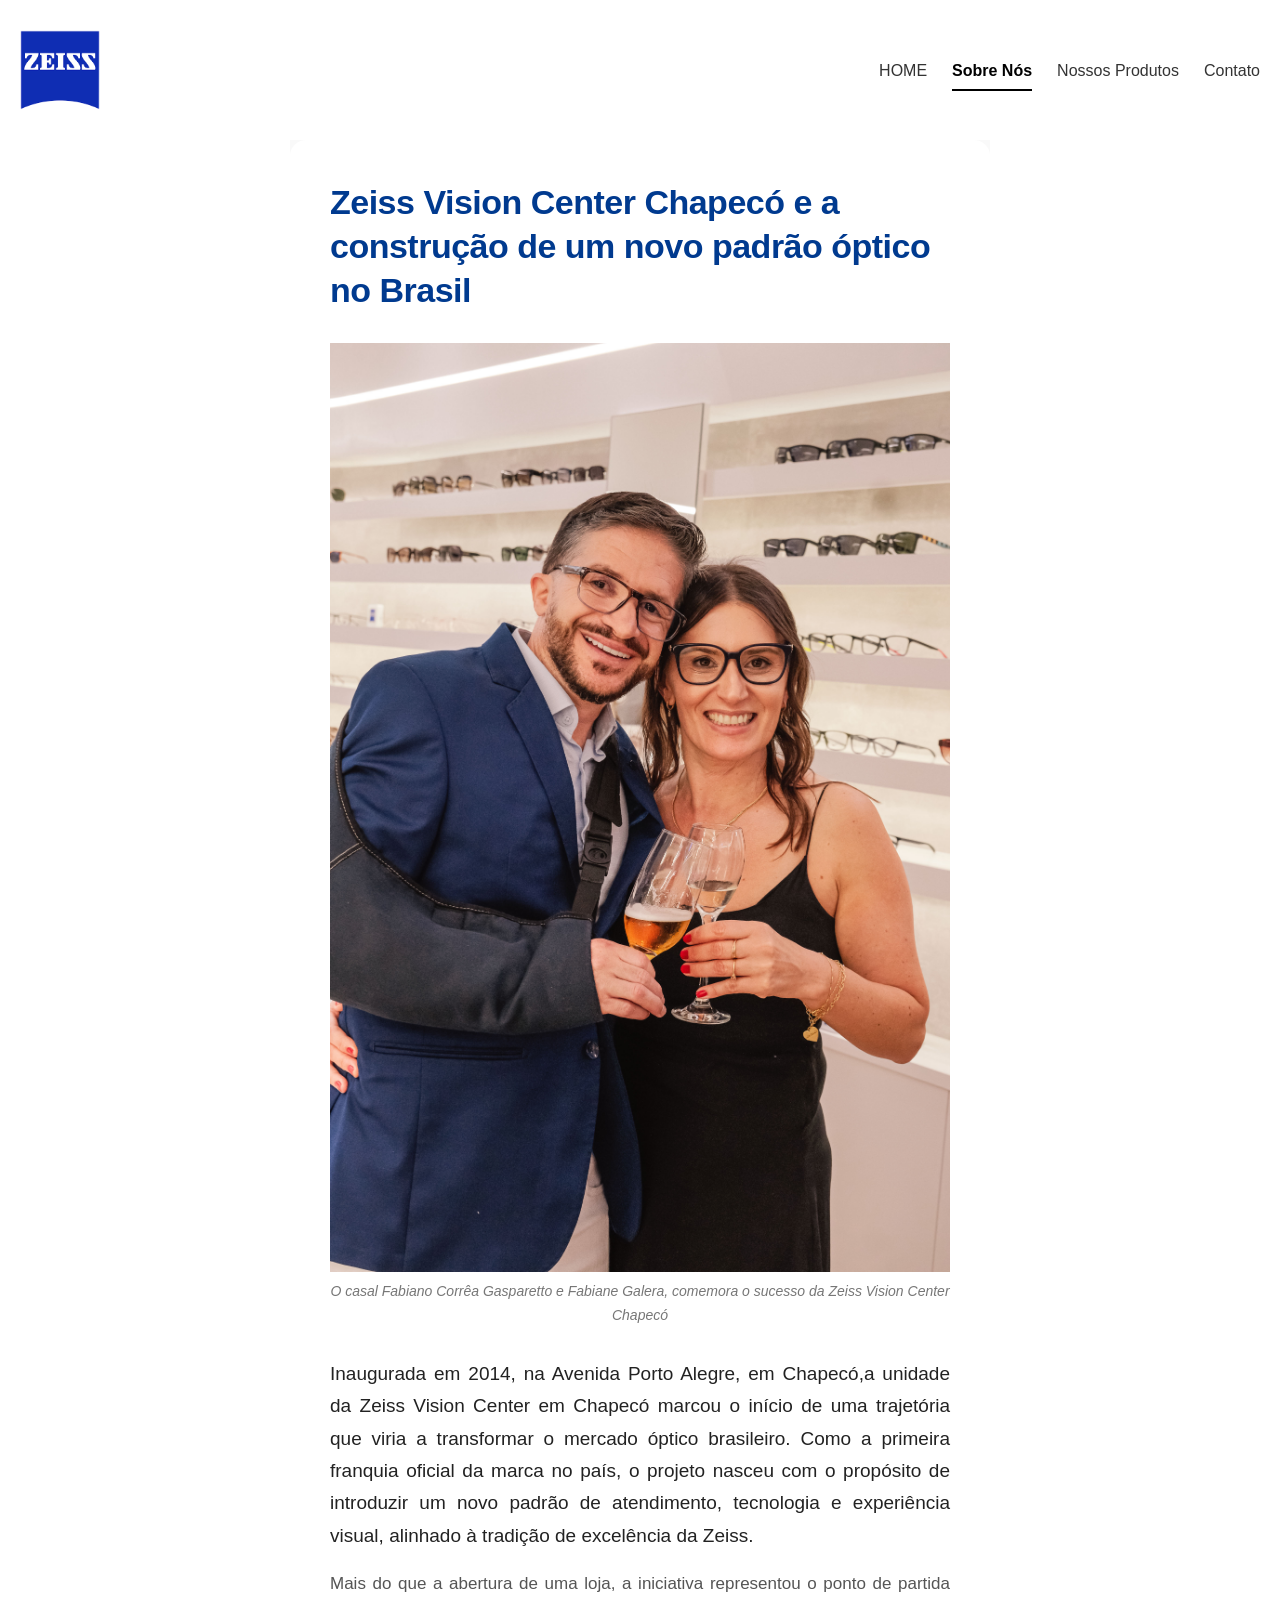
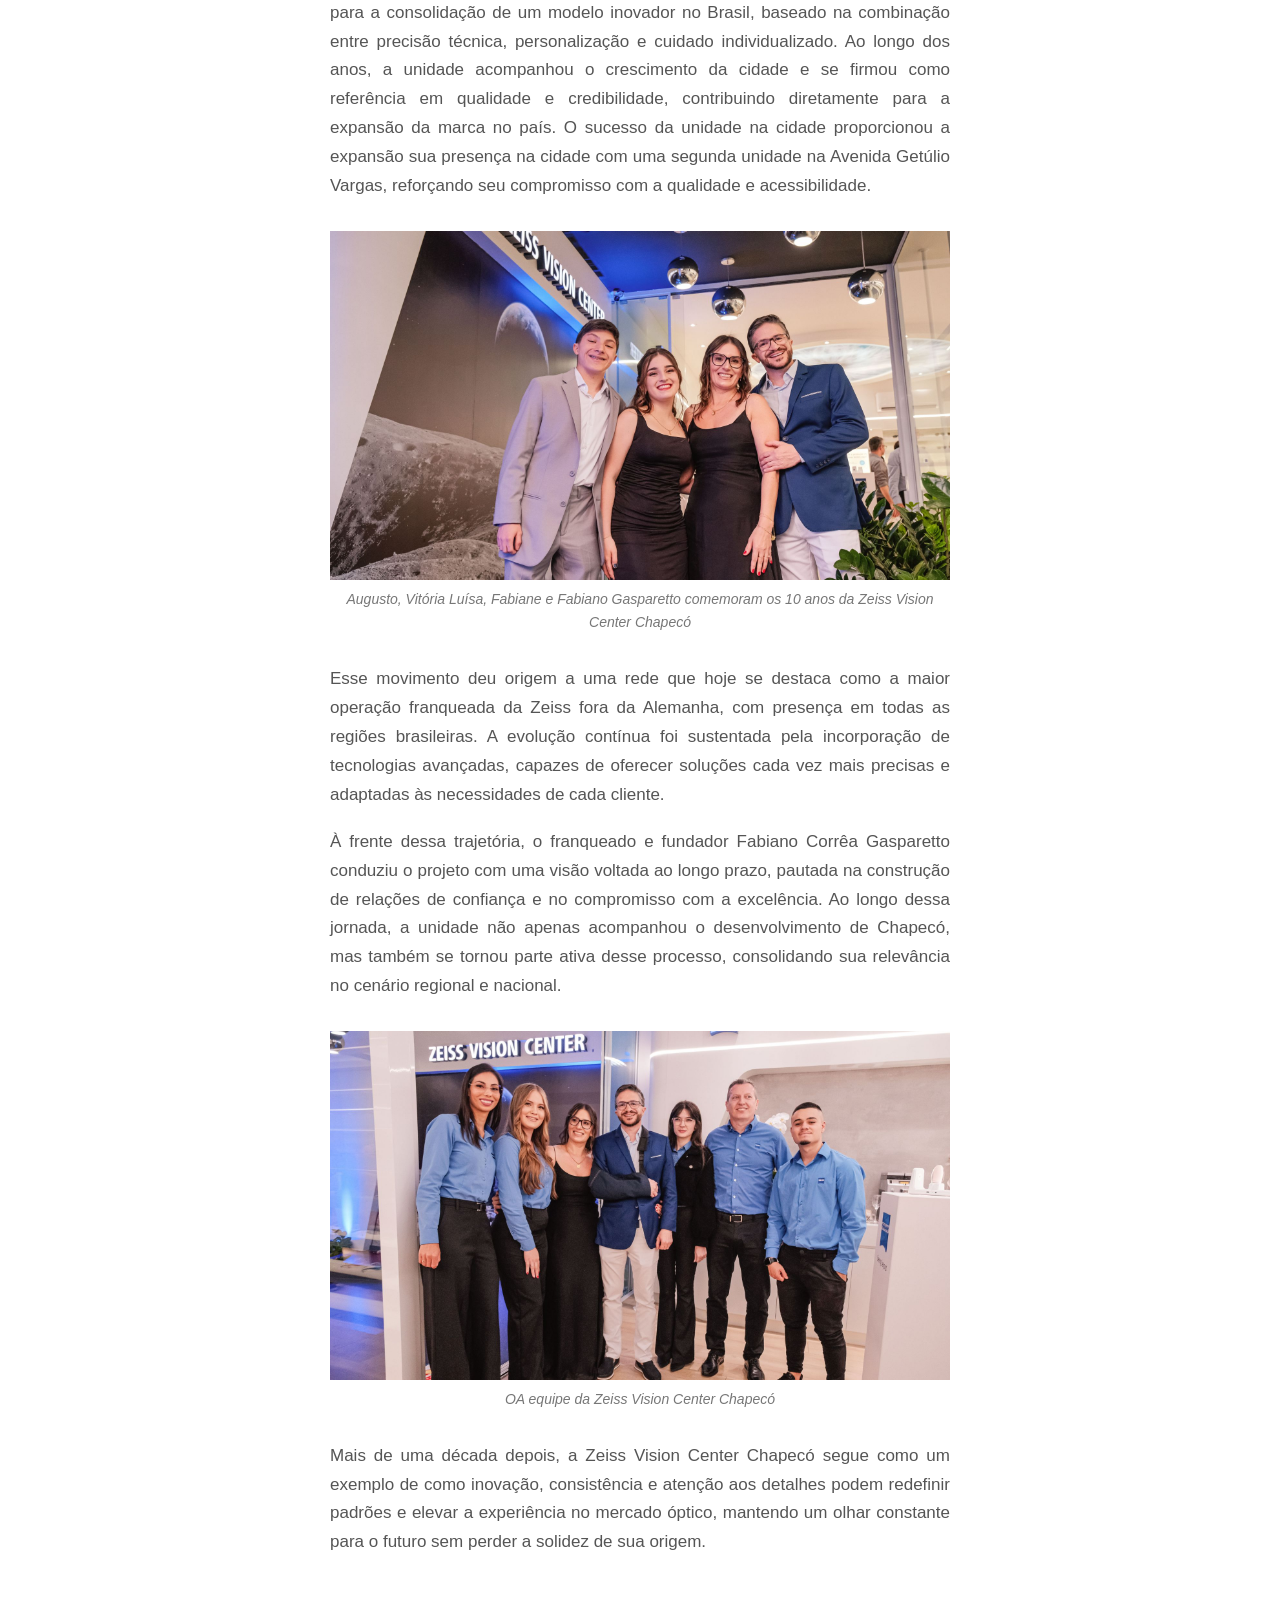
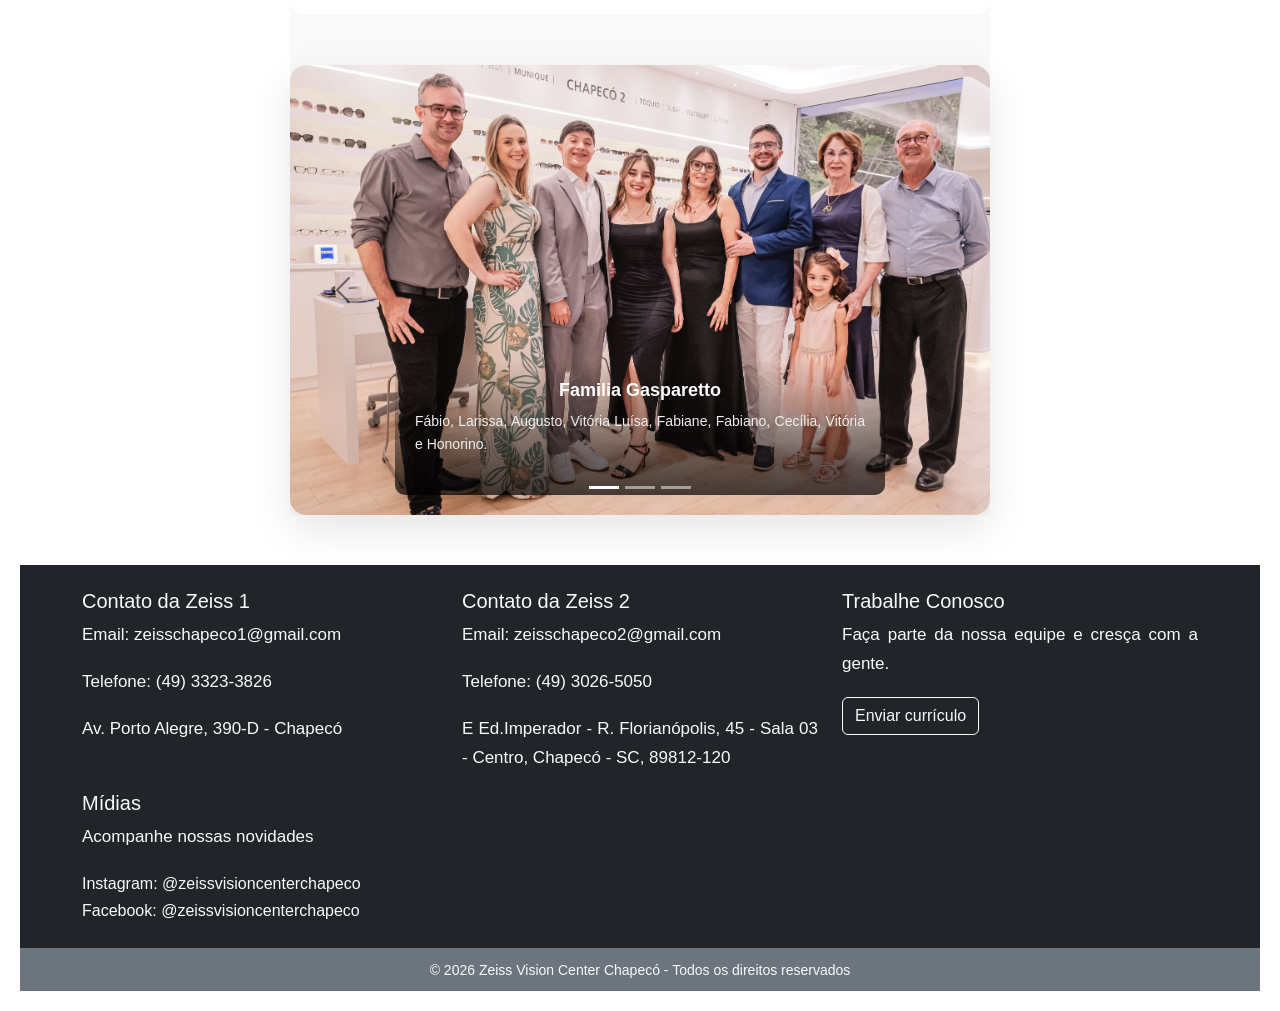
<file: site_ZEISS/paginas/sobre.html>
<!doctype html>
<html lang="en">
  <head>
    <meta charset="utf-8">
    <meta name="viewport" content="width=device-width, initial-scale=1">
    <title>ZEISS</title>
    <link href="https://cdn.jsdelivr.net/npm/bootstrap@5.3.8/dist/css/bootstrap.min.css" rel="stylesheet" integrity="sha384-sRIl4kxILFvY47J16cr9ZwB07vP4J8+LH7qKQnuqkuIAvNWLzeN8tE5YBujZqJLB" crossorigin="anonymous">
    <link rel="stylesheet" href="../style.css">
    <script src="https://cdn.jsdelivr.net/npm/bootstrap@5.3.0/dist/js/bootstrap.bundle.min.js"></script>
  </head>

<!--Enio do Curriculo pos clicar no botão do curriculo -->

  <div class="modal fade" id="modalTrabalhe" tabindex="-1">
  <div class="modal-dialog modal-dialog-centered">
    <div class="modal-content">

      <!-- Cabeçalho -->
      <div class="modal-header">
        <h5 class="modal-title">Trabalhe Conosco</h5>
        <button type="button" class="btn-close" data-bs-dismiss="modal"></button>
      </div>

      <!-- Corpo -->
      <div class="modal-body">
        <form>

          <div class="mb-3">
            <label class="form-label">Nome</label>
            <input type="text" class="form-control" placeholder="Seu nome completo">
          </div>

          <div class="mb-3">
            <label class="form-label">Email</label>
            <input type="email" class="form-control" placeholder="seuemail@gmail.com">
          </div>

          <div class="mb-3">
            <label class="form-label">Telefone</label>
            <input type="tel" class="form-control" placeholder="(00) 00000-0000">
          </div>

          <div class="mb-3">
            <label class="form-label">Área de interesse</label>
            <select class="form-select">
              <option>Selecione</option>
              <option>Vendas</option>
              <option>Administrativo</option>
              <option>Técnico em Ótica</option>
            </select>
          </div>


          <div class="mb-3">
            <label class="form-label">Currículo</label>
            <input type="file" class="form-control">
          </div>

        </form>
      </div>

      <div class="modal-footer">
        <button type="button" class="btn btn-secondary" data-bs-dismiss="modal">Fechar</button>
        <button type="submit" class="btn btn-primary">Enviar</button>
      </div>

    </div>
  </div>
</div>




  <body>
    <!--Header-->
    <div class="row">
      <div class="col-xs-6 col-md-4">
         <header>
          <img 
          src="../logo.png"
          width="80"
          height="80"
          alt="">
        </header>
      </div>

 <!--Menu de navegação NAV -->
    
      <div class="col-xs-12 col-sm-6 col-md-8">
        <ul class="nav nav-underline">
          <li class="nav-item">
            <a class="nav-link" href="../index.html">HOME</a>
          </li>
          <li class="nav-item">
            <a class="nav-link active" aria-current="page" href="sobre.html">Sobre Nós</a>
          </li>
          <li class="nav-item">
            <a class="nav-link" href="produtos.html">Nossos Produtos</a>
          </li>
          <li class="nav-item">
            <a class="nav-link" href="contato.html">Contato</a>
          </li>
        </ul>
      </div>


     <div>

    <main>
      <article class="article-interna">
        <section>
          <h1>Zeiss Vision Center Chapecó e a construção de um novo padrão óptico no Brasil</h1>

          <figure>
            <img src="../imagens/ca4.jpg" class="img-fluid destaque" alt="">
            <figcaption>O casal Fabiano Corrêa Gasparetto e Fabiane Galera, comemora o sucesso da Zeiss Vision Center Chapecó</figcaption>
          </figure>


          <p>
            Inaugurada em 2014, na Avenida Porto Alegre, em Chapecó,a unidade da Zeiss Vision Center em Chapecó marcou o início de uma trajetória 
            que viria a transformar o mercado óptico brasileiro. Como a primeira franquia oficial da marca no país, 
            o projeto nasceu com o propósito de introduzir um novo padrão de atendimento, tecnologia e experiência visual, 
            alinhado à tradição de excelência da Zeiss.
          </p>

          <p>
            Mais do que a abertura de uma loja, a iniciativa representou o ponto de partida para a consolidação de um modelo inovador no 
            Brasil, baseado na combinação entre precisão técnica, personalização e cuidado individualizado. Ao longo dos anos, a unidade 
            acompanhou o crescimento da cidade e se firmou como referência em qualidade e credibilidade, contribuindo diretamente para a 
            expansão da marca no país. O sucesso da unidade na cidade proporcionou a  expansão sua presença na cidade com uma segunda
            unidade na Avenida Getúlio Vargas, reforçando seu compromisso com a qualidade e acessibilidade.
          </p>
           <figure>
            <img src="../imagens/ca5.jpg" class="img-fluid destaque" alt="">
            <figcaption>Augusto, Vitória Luísa, Fabiane e Fabiano Gasparetto comemoram os 10 anos da Zeiss Vision Center Chapecó</figcaption>
          </figure>

          <p>
            Esse movimento deu origem a uma rede que hoje se destaca como a maior operação franqueada da Zeiss fora da Alemanha, 
            com presença em todas as regiões brasileiras. A evolução contínua foi sustentada pela incorporação de tecnologias avançadas, 
            capazes de oferecer soluções cada vez mais precisas e adaptadas às necessidades de cada cliente.
          </p>

          <p>
            À frente dessa trajetória, o franqueado e fundador Fabiano Corrêa Gasparetto conduziu o projeto com uma visão voltada ao longo
             prazo, pautada na construção de relações de confiança e no compromisso com a excelência. Ao longo dessa jornada, a unidade não
            apenas acompanhou o desenvolvimento de Chapecó, mas também se tornou parte ativa desse processo, consolidando sua relevância no
            cenário regional e nacional.
          </p>
           <figure>
            <img src="../imagens/ca6.jpg" class="img-fluid destaque" alt="">
            <figcaption>OA equipe da Zeiss Vision Center Chapecó</figcaption>
          </figure>
          <p>
            Mais de uma década depois, a Zeiss Vision Center Chapecó segue como um exemplo de como inovação, consistência e atenção aos 
            detalhes podem redefinir padrões e elevar a experiência no mercado óptico, mantendo um olhar constante para o futuro sem perder 
            a solidez de sua origem.
          </p>

        </section>


        
      <div id="carouselExampleCaptions" class="carousel slide">
          <div class="carousel-indicators">
            <button type="button" data-bs-target="#carouselExampleCaptions" data-bs-slide-to="0" class="active" aria-current="true" aria-label="Slide 1"></button>
            <button type="button" data-bs-target="#carouselExampleCaptions" data-bs-slide-to="1" aria-label="Slide 2"></button>
            <button type="button" data-bs-target="#carouselExampleCaptions" data-bs-slide-to="2" aria-label="Slide 3"></button>
          </div>
          <div class="carousel-inner">

            <div class="carousel-item active">
              <img 
              src="../imagens/carossel1.jpg"
              class="d-block w-100" 
              alt="...">
              <div class="carousel-caption d-none d-md-block">
                <h5>Familia Gasparetto</h5>
                <p> Fábio, Larissa, Augusto, Vitória Luísa, Fabiane, Fabiano, Cecília, Vitória e Honorino.</p>
              </div>
            </div>

            <div class="carousel-item">
              <img src="../imagens/ca2.jpg" class="d-block w-100" alt="...">
              <div class="carousel-caption d-none d-md-block">   
                <p>Rene, Fabiano Gasparetto, Cynthia Pereira e Fabiane Galera.</p>
              </div>
            </div>
            
          
            <div class="carousel-item">
              <img src="../imagens/ca3.jpg" class="d-block w-100 img-top" alt="...">
              <div class="carousel-caption d-none d-md-block">
                <p>Os franqueados da Zeiss Vision Center Chapecó, Fabiano Gasparetto e Fabiane Galera, com o Diretor de Varejo da Zeiss Vision Center na América Latina, Marcelo Frias</p>
              </div>
            </div>
          </div>
          <button class="carousel-control-prev" type="button" data-bs-target="#carouselExampleCaptions" data-bs-slide="prev">
            <span class="carousel-control-prev-icon" aria-hidden="true"></span>
            <span class="visually-hidden">Previous</span>
          </button>
          <button class="carousel-control-next" type="button" data-bs-target="#carouselExampleCaptions" data-bs-slide="next">
            <span class="carousel-control-next-icon" aria-hidden="true"></span>
            <span class="visually-hidden">Next</span>
          </button>
        </div>

      </article>
      </main>
   







  <!--Footer -->
      <footer class="bg-dark text-light mt-5">
      <div class="container py-4">
        <div class="row">

          

          <!-- Contatos -->
          <div class="col-md-4">
            <h5>Contato da Zeiss 1</h5>
            <p class="text-light">Email: zeisschapeco1@gmail.com</p>
            <p class="text-light">Telefone: (49) 3323-3826</p>
            <p class="text-light">Av. Porto Alegre, 390-D - Chapecó</p>
          </div>


          <div class="col-md-4">
            <h5>Contato da Zeiss 2</h5>
            <p class="text-light">Email: zeisschapeco2@gmail.com</p>
            <p class="text-light">Telefone: (49) 3026-5050</p>
            <p class="text-light">E Ed.Imperador - R. Florianópolis, 45 - Sala 03 - Centro, Chapecó - SC, 89812-120</p>
          </div>

          <!-- Trabalhe Conosco -->
          <div class="col-md-4">
            <h5>Trabalhe Conosco</h5>
            <p class="text-light">Faça parte da nossa equipe e cresça com a gente.</p>

            <nav>
              <button type="button" class="btn btn-outline-light" data-bs-toggle="modal" data-bs-target="#modalTrabalhe">
                Enviar currículo
              </button>
            </nav>
          </div>

          <!-- Instagram -->
          <div class="col-md-4">
            <h5>Mídias</h5>
            <p class="text-light">Acompanhe nossas novidades</p>
            <nav>
              <a href="https://www.instagram.com/zeissvisioncenter_chapeco/" 
                class="text-light d-block text-decoration-none" 
                target="_blank">
                Instagram: @zeissvisioncenterchapeco
              </a>
            </nav>
             <nav>
              <a href="https://www.facebook.com/zeissvisioncenter.Chapeco/" 
                class="text-light d-block text-decoration-none" 
                target="_blank">
                Facebook: @zeissvisioncenterchapeco
              </a>
            </nav>
          </div>

        </div>
      </div>

  <div class="bg-secondary text-center py-2">
    <small>© 2026 Zeiss Vision Center Chapecó - Todos os direitos reservados</small>
  </div>
</footer>

</body>
</html>
</file>
<file: site_super_shock/style.css>
:root{
    --azul-escuro: #020115;
    --amarelo: #ffc107;
}
.hero-image{
    width: 150px;
    height: 150px;
    border: 3px solid var(--amarelo);
}
.hero-section{
    background: linear-gradient(45deg, var(--azul-escuro), #1a1a2e);
    min-height: 100vh;
    
}
@media(max-width:768px){
    .hero-image{
        width: 120px;
        height: 120px;
    }
}

.btn-menu{
    background: none;
    border: none;
    padding: 5px;
}
.menu-lateral{
    position: fixed;
    top: 0;
    left: -250px;
    width: 250px;
    height: 100%;
    background: var(--azul-escuro);
    transition: left 0.3s;
    padding-top: 80px;
    z-index: 1000;
}
.menu-lateral.ativa{
    left: 0;
}

.menu-lateral a{
    list-style: white;
    text-decoration: none;
    display: block;
    padding: 15px 20px;
    border-bottom: 1px solid #1a1a2e
}
.menu-lateral ul{
    list-style: none;
    padding: 0;
    margin: 0;
}
</file>
<file: site_ZEISS/style.css>
/* ===== RESET E BASE ===== */
* {
  margin: 0;
  padding: 0;
  box-sizing: border-box;
}

body {
  font-family: "Inter", "Helvetica Neue", Arial, sans-serif;
  background-color: #ffffff;
  color: #1a1a1a;
  line-height: 1.7;
  padding: 20px;
}

/* ===== CORES  */
:root {
  --zeiss-blue: #003a8f;
  --zeiss-light-blue: #0050b3;
  --zeiss-gray: #f5f7fa;
  --text-gray: #555;
}


/* ===== legenda das fotos  ===== */
figure {
  margin: 30px 0;
}

figcaption {
  font-size: 14px;
  color: #777;
  margin-top: 8px;
  text-align: center;
  font-style: italic;
}

/* ===== HEADER ===== */
header {
  display: flex;
  align-items: center;
  padding: 10px 0;
}

header img {
  transition: transform 0.3s ease;
}

header img:hover {
  transform: scale(1.05);
}

/* ===== NAVBAR ===== */
.nav {
  display: flex;
  justify-content: flex-end;
  gap: 25px;
  align-items: center;
  height: 100%;
}

.nav-link {
  text-decoration: none;
  color: #333;
  font-weight: 500;
  position: relative;
  padding-bottom: 5px;
  transition: all 0.3s ease;
}

.nav-link:hover {
  color: var(--zeiss-blue);
}

.nav-link::after {
  content: "";
  position: absolute;
  left: 0;
  bottom: 0;
  width: 0%;
  height: 2px;
  background-color: var(--zeiss-blue);
  transition: width 0.3s ease;
}

.nav-link:hover::after {
  width: 100%;
}

.nav-link.active {
  color: var(--zeiss-blue);
  font-weight: 600;
}

/* CARD PG INDEX */
.card img {
  height: 220px;
  object-fit: cover;
}

.card {
  transition: 0.3s;
}

.card:hover {
  transform: scale(1.03);
}

/*escrita */
.article-home{
  max-width: 1000px;
  margin: 50px auto;
}

.article-interna {
  max-width: 700px;
  margin: 20px auto;
  background-color: #f9f9f9;
}

section {
  padding: 40px;
  background: #ffffff;
  border-radius: 16px;
  transition: all 0.3s ease;
}

section:hover {
  box-shadow: 0 15px 40px rgba(0, 0, 0, 0.06);
}

/* ===== TÍTULO ===== */
h1 {
  font-size: 34px;
  font-weight: 600;
  color: var(--zeiss-blue);
  margin-bottom: 25px;
  letter-spacing: -0.5px;
  line-height: 1.3;
}

/* ===== PARÁGRAFOS ===== */
p {
  color: var(--text-gray);
  margin-bottom: 18px;
  font-size: 17px;
  text-align: justify;
}

/* ===== PRIMEIRO PARÁGRAFO ===== */
section p:first-of-type {
  font-size: 19px;
  color: #222;
}

/* ===== CARROSSEL ===== */
.carousel {
  max-width: 900px;
  margin: 50px auto;
  border-radius: 16px;
  overflow: hidden;
  box-shadow: 0 15px 40px rgba(0, 0, 0, 0.1);
}

/* imagens */
.carousel img {
  height: 450px;
  object-fit: cover;
}
.img-top {
  object-position: 50% 30%;
}

/* legenda */
.carousel-caption {
  background: linear-gradient(to top, rgba(0,0,0,0.7), transparent);
  border-radius: 10px;
  padding: 20px;
}

.carousel-caption h5 {
  font-weight: 600;
  font-size: 18px;
}

.carousel-caption p {
  font-size: 14px;
  color: #eee;
}

/* botões */
.carousel-control-prev-icon,
.carousel-control-next-icon {
  filter: invert(1);
}

/* ===== RESPONSIVO ===== */
@media (max-width: 768px) {
  .nav {
    justify-content: center;
    flex-wrap: wrap;
    gap: 15px;
  }

  h1 {
    font-size: 26px;
  }

  section {
    padding: 25px;
  }

  .carousel img {
    height: 250px;
  }
}
</file>
<file: site_ZEISS/stylecontato.css>
/* RESET */
* {
  margin: 0;
  padding: 0;
  box-sizing: border-box;
}

/* BASE */
body {
  font-family: "Inter", "Helvetica Neue", Arial, sans-serif;
  background: linear-gradient(135deg, #f5f7fa, #e4ecf7);
  color: #1a1a1a;
  line-height: 1.6;
}

/* CONTEÚDO CENTRAL */
main {
  padding: 40px 20px;
}

/* ARTICLE */
article {
  max-width: 1100px;
  margin: auto;
  display: flex;
  flex-direction: column;
  gap: 40px;
}

/* SEÇÕES */
section {
  background: #ffffffcc;
  backdrop-filter: blur(10px);
  border-radius: 20px;
  padding: 30px;
  box-shadow: 0 10px 30px rgba(0,0,0,0.05);
  transition: all 0.3s ease;
}

section:hover {
  transform: translateY(-5px);
  box-shadow: 0 15px 40px rgba(0,0,0,0.08);
}

/* TÍTULOS */
h2, h4, h5 {
  color: #003a8f;
  margin-bottom: 15px;
  font-weight: 600;
}

h2 {
  font-size: 28px;
}

h4 {
  font-size: 20px;
}

h5 {
  font-size: 18px;
}

/* TEXTO */
p {
  color: #555;
  margin-bottom: 8px;
}

/* MAPA */
iframe {
  width: 100%;
  border-radius: 15px;
  margin-top: 15px;
  border: none;
}

/* LINKS */
small a {
  color: #0050b3;
  text-decoration: none;
}

small a:hover {
  text-decoration: underline;
}

/* FORMULÁRIO */
form {
  margin-top: 20px;
}

/* ===== NAVBAR ===== */
.nav {
  display: flex;
  justify-content: flex-end;
  gap: 25px;
  align-items: center;
  height: 100%;
}

.nav-link {
  text-decoration: none;
  color: #333;
  font-weight: 500;
  position: relative;
  padding-bottom: 5px;
  transition: all 0.3s ease;
}

.nav-link:hover {
  color: #003a8f;
}

.nav-link::after {
  content: "";
  position: absolute;
  left: 0;
  bottom: 0;
  width: 0%;
  height: 2px;
  background-color: #003a8f;
  transition: width 0.3s ease;
}

.nav-link:hover::after {
  width: 100%;
}

.nav-link.active {
  color:#003a8f;
  font-weight: 600;
}


/* INPUTS */
.form-control,
.form-select {
  border-radius: 10px;
  border: 1px solid #ddd;
  padding: 10px;
  transition: all 0.2s ease;
}

.form-control:focus,
.form-select:focus {
  border-color: #003a8f;
  box-shadow: 0 0 0 2px rgba(0,58,143,0.1);
}

/* LABEL */
.form-label {
  font-weight: 500;
  margin-bottom: 5px;
}

/* BOTÃO */
.btn-primary {
  background: linear-gradient(135deg, #003a8f, #0050b3);
  border: none;
  border-radius: 10px;
  padding: 10px 20px;
  font-weight: 500;
  transition: all 0.3s ease;
}

.btn-primary:hover {
  transform: translateY(-2px);
  box-shadow: 0 8px 20px rgba(0,58,143,0.2);
}

/* TEXTO PEQUENO */
form p {
  font-size: 0.9rem;
  color: #777;
}
h4 {
  margin-bottom: 20px; /* corrigido */
  color: var(--zeiss-blue);
}
h5 {
    margin-top: 0;
    margin-bottom: .5rem;
    font-weight: 500;
    line-height: 1.2;
    color: var(--bs-heading-color);
}

/* RESPONSIVO */
@media (max-width: 768px) {
  section {
    padding: 20px;
  }

  h2 {
    font-size: 24px;
  }
}
</file>
<file: site_ZEISS/styleprodutos.css>
/* RESET */
* {
  margin: 0;
  padding: 0;
  box-sizing: border-box;
}

/* BASE */
body {
  font-family: "Inter", "Helvetica Neue", Arial, sans-serif;
  background-color: #ffffff;
  color: #1a1a1a;
  line-height: 1.7;
  padding: 20px;
}


/* ===== CORES ZEISS ===== */
:root {
 --zeiss-blue: #003a8f;
  --zeiss-light-blue: #0050b3;
  --zeiss-gray: #f5f7fa;
  --text-gray: #555;
}

/* HEADER */
header {
  display: flex;
  align-items: center;
  padding: 10px 0;
}

header img {
  transition: transform 0.3s ease;
}

header img:hover {
  transform: scale(1.05);
}

/* NAVBAR */

.nav {
  display: flex;
  justify-content: flex-end;
  gap: 25px;
  align-items: center;
  height: 100%;
}

.nav-link {
  text-decoration: none;
  color: #333;
  font-weight: 500;
  position: relative;
  padding-bottom: 5px;
  transition: all 0.3s ease;
}

.nav-link:hover {
  color: #003a8f;
}

.nav-link::after {
  content: "";
  position: absolute;
  left: 0;
  bottom: 0;
  width: 0%;
  height: 2px;
  background-color: #003a8f;
  transition: width 0.3s ease;
}

.nav-link:hover::after {
  width: 100%;
}

.nav-link.active {
  color:#003a8f;
  font-weight: 600;
}


/* CARDS */
.container-cards {
  display: flex;
  justify-content: center;
  flex-wrap: wrap;
  gap: 15px;
  padding: 20px;
}

.card {
  width: 280px;
  background: #fff;
  overflow: hidden;
  border: none;
  transition: box-shadow 0.3s ease;
}

.card img {
  width: 100%; 
  height: 200px;
  object-fit: cover;
}

.card:hover {
  box-shadow: 0 10px 25px rgba(0, 0, 0, 0.1);
}

.card-body {
  padding: 15px;
  text-align: center;
}


article {
  max-width: 1000px;
  margin: 50px auto;
  text-align: center;
}

article p {
  max-width: 800px;
  margin: 0 auto;
}
h1 {
  font-size: 34px;
  font-weight: 600;
  color: var(--zeiss-blue);
  margin-bottom: 25px;
  letter-spacing: -0.5px;
  line-height: 1.3;
}

h2 {
  margin-bottom: 20px; 
  color: var(--zeiss-blue);
}
</file>
